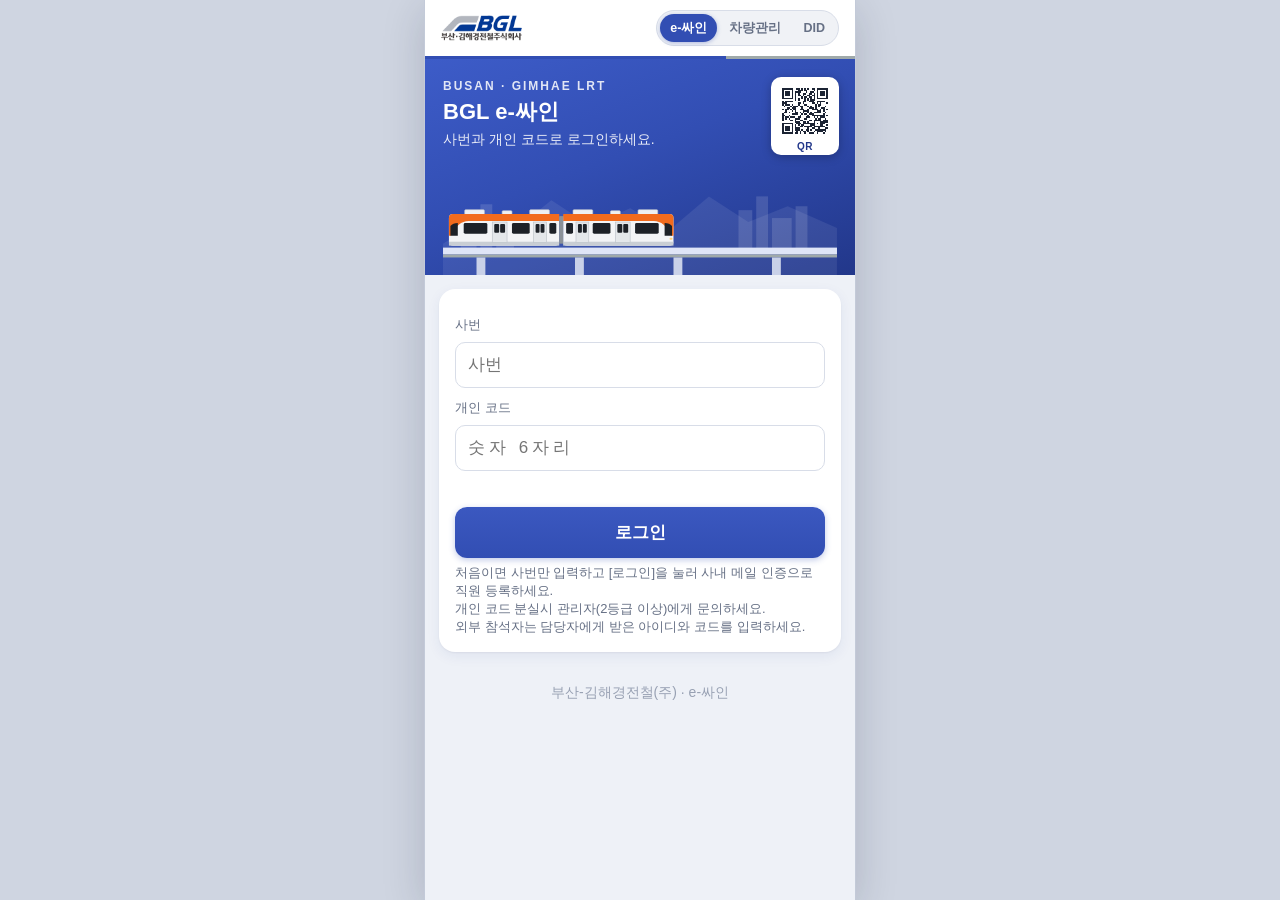
<file: index.html>
<!doctype html>
<html lang="ko">
<head>
<meta charset="utf-8">
<meta name="viewport" content="width=device-width, initial-scale=1">
<title>e-싸인</title>
<script>
/* 첫 주소: e-싸인(sign.html)으로. 예전 차량 QR(주소?car=차량번호)·운행 기록(주소?rec=)도 sign.html 안 업무차량관리 화면으로 (주소 그대로) */
location.replace('sign.html' + location.search + location.hash);
</script>
</head>
<body>
<noscript><a href="sign.html">e-싸인으로 이동</a></noscript>
</body>
</html>
</file>
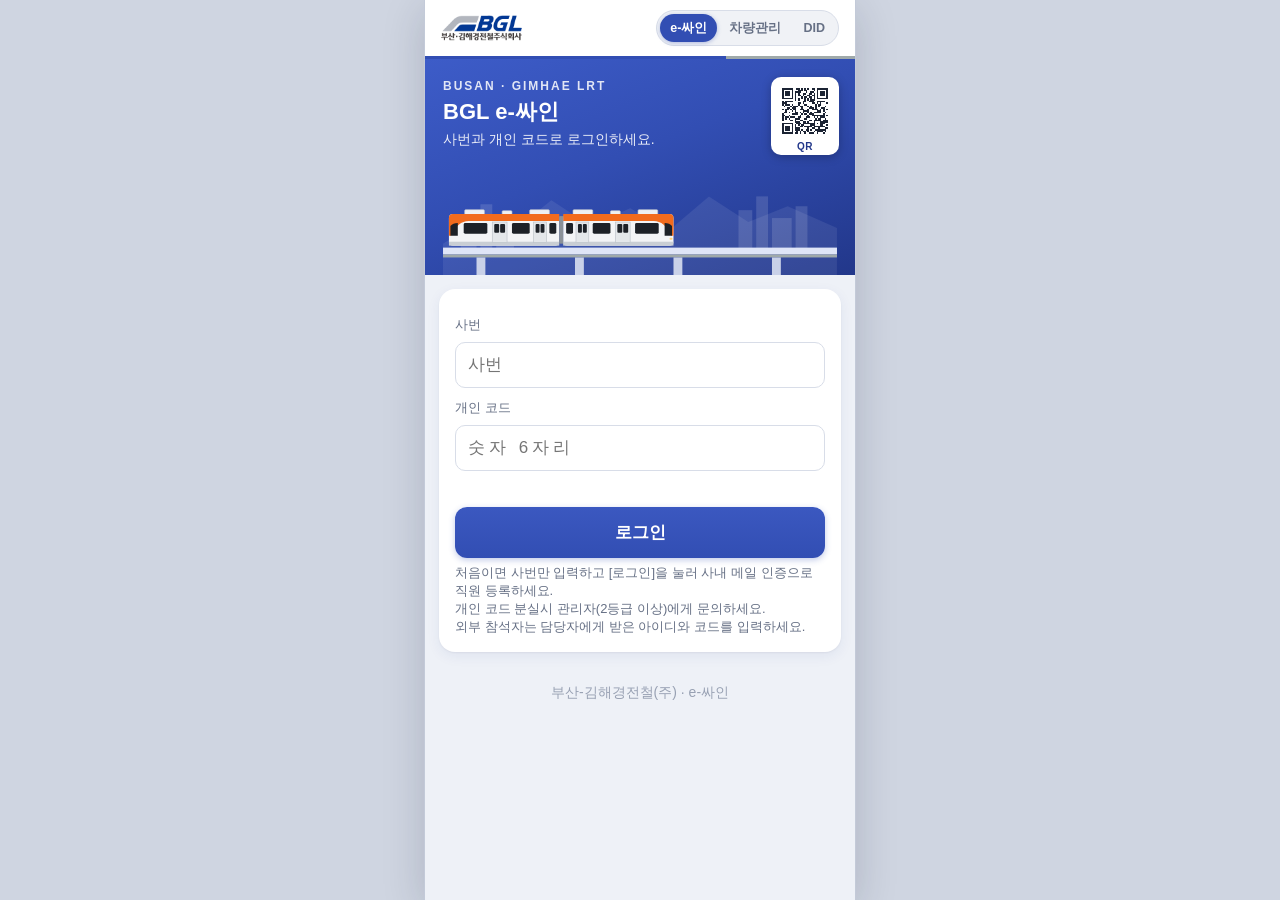
<file: car.html>
<!doctype html>
<html lang="ko">
<head>
<meta charset="utf-8">
<meta name="viewport" content="width=device-width, initial-scale=1">
<title>업무차량관리</title>
<script>
/* 업무차량관리는 e-싸인(sign.html) 안의 화면으로 합침 (원본: src/car/, node build.js로 sign.html에 들어감).
   이 주소는 예전 링크·차량 QR(car.html?car=차량번호)용: 주소 뒤를 그대로 sign.html로 넘김. 주소만 열면 차량 목록(?car) */
location.replace('sign.html' + (location.search || '?car') + location.hash);
</script>
</head>
<body>
<noscript><a href="sign.html?car">업무차량관리로 이동</a></noscript>
</body>
</html>
</file>
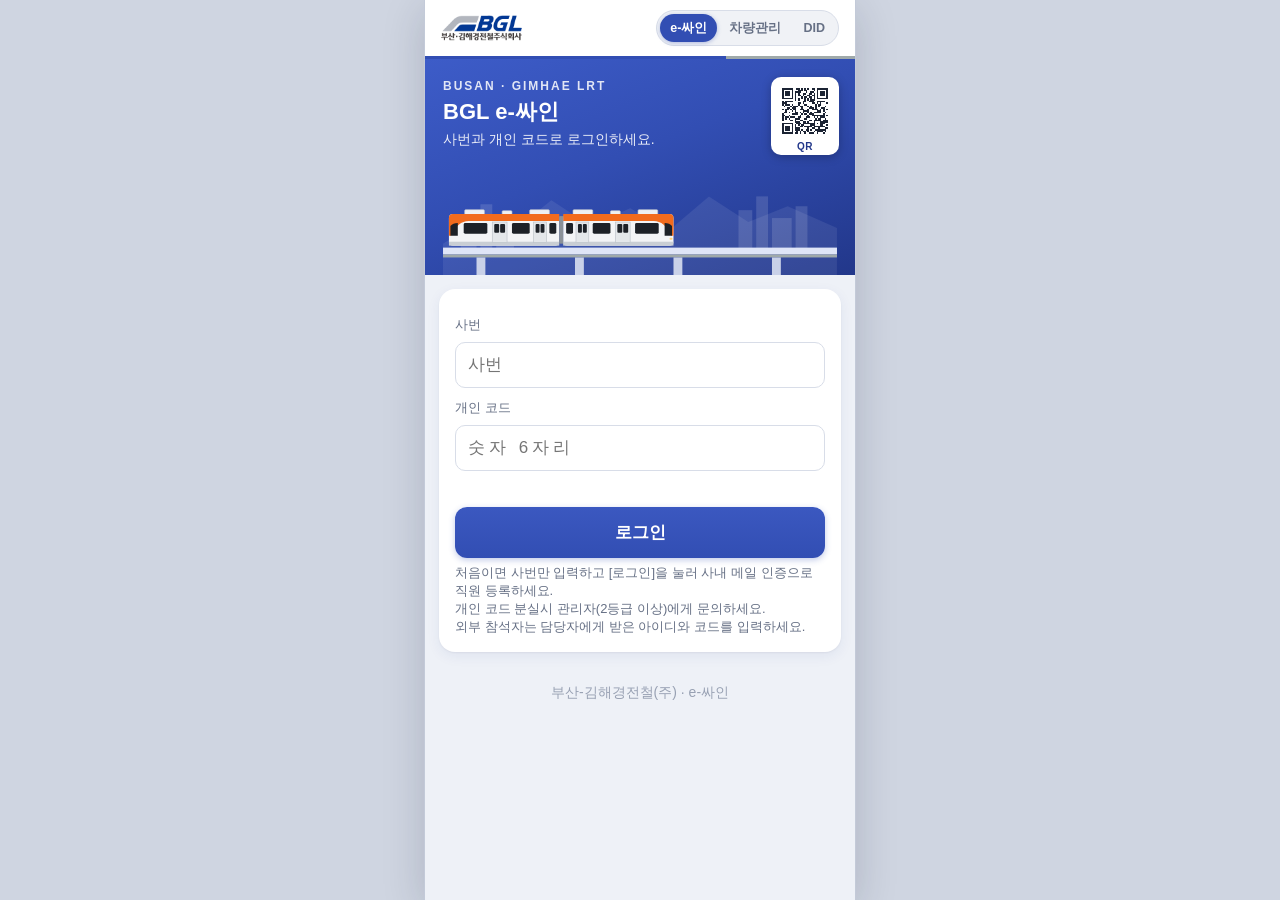
<file: sign.html>
<!DOCTYPE html>
<html lang="ko">
<head>
<meta charset="utf-8">
<link rel="preconnect" href="https://script.google.com" crossorigin>
<link rel="preconnect" href="https://script.googleusercontent.com" crossorigin>
<meta name="viewport" content="width=device-width, initial-scale=1, viewport-fit=cover">
<title>e-싸인</title>
<link rel="stylesheet" href="assets/sign.css?v=7373992680">
</head>
<body>
<header>
  <div class="brand" id="brand">
    <img id="logo" alt="부산-김해경전철" referrerpolicy="no-referrer"
      src="assets/logo.png"
      onerror="if(!this.dataset.alt){this.dataset.alt=1;this.src='https://www.bglrt.com/_res/english/img/inc/logo_bgl%28k%29.png';}else{document.getElementById('brand').className='brand noimg';}">
    <span class="wm"><i>BGL</i>부산-김해경전철</span>
  </div>
  <h1>e-싸인</h1>
  <div class="appSw hidden" id="appSw" role="tablist"><a class="sw on" data-k="sign" href="#" role="tab" aria-selected="true">e-싸인</a><a class="sw" data-k="car" href="#" target="_top" role="tab" aria-selected="false">차량관리</a><a class="sw" data-k="kiosk" href="#" role="tab" aria-selected="false">DID</a></div>
</header>

<!-- 첫 화면 그림 (교육 선택 화면에서만) -->
<div class="hero" id="hero">
  <div class="txt">
    <div class="k">BUSAN · GIMHAE LRT</div>
    <h2>BGL e-싸인</h2>
    <p id="heroText">사번과 개인 코드로 로그인하세요.</p>
  </div>
  <button class="qrBtn hidden" id="qrBtn" type="button" aria-label="QR 크게 보기"><span id="qrSmall"></span><b>QR</b></button>
  <svg viewBox="0 0 400 120" aria-hidden="true">
    <!-- 먼 산 -->
    <path d="M0 88 L40 62 L70 76 L110 44 L150 70 L190 52 L230 74 L270 40 L310 66 L350 50 L400 72 L400 120 L0 120Z" fill="#fff" opacity=".08"/>
    <!-- 도시 -->
    <g fill="#fff" opacity=".13">
      <rect x="18" y="58" width="16" height="40"/><rect x="38" y="48" width="12" height="50"/><rect x="54" y="66" width="18" height="32"/>
      <rect x="300" y="54" width="14" height="44"/><rect x="318" y="40" width="12" height="58"/><rect x="334" y="62" width="20" height="36"/><rect x="358" y="50" width="12" height="48"/>
    </g>
    <!-- 고가 궤도 -->
    <rect x="0" y="92" width="400" height="7" fill="#dfe5f7"/>
    <rect x="0" y="99" width="400" height="3" fill="#9fa9aa"/>
    <g fill="#c9d1e8"><rect x="34" y="102" width="9" height="18"/><rect x="134" y="102" width="9" height="18"/><rect x="234" y="102" width="9" height="18"/><rect x="334" y="102" width="9" height="18"/></g>
    <!-- 경전철 2량 (실제 열차처럼: 흰·회색 차체, 주황 지붕띠가 양 끝에서 아래로 내려옴, 검은 창, 가운데 연결막) -->
    <g id="trainDrag"><g class="run" id="train">
      <!-- 지붕 장비 -->
      <g fill="#eef0f2" stroke="#c3c8ce" stroke-width=".6">
        <rect x="22" y="53.5" width="20" height="5" rx="1"/><rect x="60" y="54.5" width="10" height="4" rx="1"/><rect x="88" y="53.5" width="20" height="5" rx="1"/>
        <rect x="132" y="53.5" width="20" height="5" rx="1"/><rect x="170" y="54.5" width="10" height="4" rx="1"/><rect x="198" y="53.5" width="20" height="5" rx="1"/>
      </g>
      <!-- 차체 -->
      <rect x="6" y="58" width="112" height="32" rx="4" fill="#f3f4f6"/>
      <rect x="122" y="58" width="112" height="32" rx="4" fill="#f3f4f6"/>
      <!-- 아래쪽 회색 -->
      <rect x="6" y="86" width="112" height="4" fill="#c9ced4"/><rect x="122" y="86" width="112" height="4" fill="#c9ced4"/>
      <!-- 주황 지붕띠 (양 끝은 아래로 둥글게 내려옴) -->
      <path d="M10 58 H118 V65 H26 Q15 65 8 80 H6 V62 Q6 58 10 58 Z" fill="#f26b1d"/>
      <path d="M122 58 H230 Q234 58 234 62 V80 H232 Q225 65 214 65 H122 Z" fill="#f26b1d"/>
      <!-- 연결막 -->
      <rect x="118" y="60" width="4" height="28" fill="#8b9198"/>
      <!-- 양 끝 앞유리 -->
      <path d="M7.5 70 Q10 67 15 67 V80 H7.5 Z" fill="#1d2127"/>
      <path d="M232.5 70 Q230 67 225 67 V80 H232.5 Z" fill="#1d2127"/>
      <!-- 창문·출입문 -->
      <g fill="#1d2127">
        <rect x="21" y="67" width="24" height="11" rx="1.5"/><rect x="70" y="67" width="18" height="11" rx="1.5"/><rect x="108" y="67" width="7" height="11" rx="1.5"/>
        <rect x="125" y="67" width="7" height="11" rx="1.5"/><rect x="152" y="67" width="18" height="11" rx="1.5"/><rect x="195" y="67" width="24" height="11" rx="1.5"/>
      </g>
      <g fill="#e4e7ea" stroke="#b8bec5" stroke-width=".6">
        <rect x="50" y="66" width="15" height="21"/><rect x="92" y="66" width="13" height="21"/>
        <rect x="135" y="66" width="13" height="21"/><rect x="175" y="66" width="15" height="21"/>
      </g>
      <g fill="#1d2127">
        <rect x="52" y="68" width="5" height="9" rx="1"/><rect x="58" y="68" width="5" height="9" rx="1"/><rect x="94" y="68" width="4" height="9" rx="1"/><rect x="99" y="68" width="4" height="9" rx="1"/>
        <rect x="137" y="68" width="4" height="9" rx="1"/><rect x="142" y="68" width="4" height="9" rx="1"/><rect x="177" y="68" width="5" height="9" rx="1"/><rect x="183" y="68" width="5" height="9" rx="1"/>
      </g>
      <!-- 앞등 -->
      <rect x="230" y="82" width="3" height="2" rx="1" fill="#ffd27a"/>
    </g></g>
    <rect id="trainHit" x="0" y="50" width="400" height="42" fill="transparent"/>
  </svg>
</div>

<!-- 진행 단계 -->
<div class="steps" id="steps">
  <div class="st1"><b>1</b>서명지 선택</div>
  <div class="st1"><b>2</b>서명</div>
  <div class="st1"><b>3</b>완료</div>
</div>

<main>
  <!-- 로그인: 사번 + 개인 코드 (외부 참석자는 배포용 아이디만) -->
  <section id="sl">
    <div class="card">
      <div id="lgFields">
      <div class="field"><label>사번</label><input type="tel" id="lgPin" placeholder="사번" autocomplete="off" inputmode="numeric" pattern="[0-9]*" maxlength="20" enterkeyhint="next"></div>
      <div class="field"><label>개인 코드</label><input type="text" id="lgCode" class="secret" placeholder="숫자 6자리" autocomplete="off" inputmode="numeric" maxlength="6" enterkeyhint="go"></div>
      </div>
      <div class="msg" id="lgMsg"></div>
      <div class="row"><button class="btn pri" id="lgOk" type="button">로그인</button></div>
      <div class="hint" id="lgHintStaff">처음이면 사번만 입력하고 [로그인]을 눌러 사내 메일 인증으로 직원 등록하세요.<br>개인 코드 분실시 관리자(2등급 이상)에게 문의하세요.<br>외부 참석자는 담당자에게 받은 아이디와 코드를 입력하세요.</div>
    </div>
  </section>

  <!-- 1단계: 서명지 선택 + 접속 코드 -->
  <section id="s1" class="hidden">
    <div class="card">
      <div class="meBar"><b id="meName"></b><button class="btn gray sbtn" id="meOut" type="button">로그아웃</button></div>
    </div>
    <div class="card">
      <b>서명지를 선택하세요</b>
      <div class="eTabs"><button type="button" id="edTabOpen"></button><button type="button" id="edTabClosed"></button></div>
      <div class="list" id="edus"><div class="hint">불러오는 중…</div></div>
      <div class="msg" id="msg1"></div>
    </div>
    <div class="card hidden" id="newCard">
      <div class="nhead" id="nHead"><b>새 서명지 열기</b></div>
      <div class="nbody">
      <div class="field" id="nKindRow"><div class="vRow"><label class="vchk"><input type="checkbox" id="nVerify" checked> <b>본인 확인</b></label>
        <label class="vchk" id="nRosterRow"><input type="checkbox" id="nUseRoster"> <b>명단 지정</b></label></div>
        <div class="note hidden" id="nNoVerify">본인 확인 없음: 서명자가 소속·직위·성명을 직접 입력합니다. 서명지를 연 뒤에는 바꿀 수 없습니다.</div></div>
      <div class="field"><label>양식</label><select id="nTpl"></select><div class="tprev hidden" id="nTplPrev"></div></div>
      <div class="field hidden" id="nRosterBox"><textarea id="nRoster" rows="5" placeholder="이름을 한 번에 입력 (줄바꿈·쉼표·띄어쓰기로 구분)&#10;예) 홍길동, 김철수, 이영희&#10;동명이인은 서명지를 열 때 고릅니다"></textarea>
        <div class="pickBox hidden" id="nPick"></div>
        <div class="note">명단에 넣은 사람도 이 서명지를 볼 수 있습니다. 이름은 서명한 순서대로 서명지에 들어갑니다. 직원DB에 있는 직원만 넣을 수 있고, 서명지를 연 뒤에는 바꿀 수 없습니다.</div></div>
      <div class="field hidden" id="nSkBox"><label>점검할 역</label>
        <label class="vchk" style="margin-top:6px"><input type="checkbox" id="nSkAll" checked> <b>전체 선택</b></label>
        <div class="skChecks" id="nSkList"></div>
        <div class="note">안전점검: 제목은 "안전점검의 날 체크리스트"로 고정, 부서명은 서명지를 연 관리자의 부서(그 부서 직원에게만 보임), 접속 코드 없이 서명지 목록에 점검자·팀장 박스로 보입니다. 점검자는 역을 골라 입력하고 서명, 팀장(직책에 '팀장')은 역마다 확인하고 서명합니다. 역은 서명지를 연 뒤에는 바꿀 수 없습니다.</div></div>
      <div class="field" id="nTitleRow"><label id="nTitleLabel">교육명</label><input type="text" id="nTitle" placeholder="예: 4분기 비상대응 훈련" autocomplete="off"></div>
      <div class="fRow"><div class="field" id="nDeptRow"><label>부서명</label><select id="nDept"></select></div>
      <div class="field" id="nTeamRow"><label>팀</label><select id="nTeam"></select></div></div>
      <div class="note" id="nDeptNote">부서명·팀을 고르면 해당하는 사람에게만 서명지가 보입니다. 명단도 지정하면 명단에 있는 사람까지 보입니다. 모두 [전체]이고 명단이 없으면 모든 직원에게 보입니다.</div>
      <div class="field" id="nDateRow"><label>날짜</label><input type="text" id="nDate" autocomplete="off"></div>
      <div class="field" id="nCodeRow"><label>접속 코드 (숫자 4자리, 서명지마다 다르게)</label><input type="text" id="nCode" placeholder="예: 1024" autocomplete="off" inputmode="numeric" maxlength="4" pattern="[0-9]*"></div>
      <div class="field hidden" id="nRfMinRow"><label>고객용 QR 접수 시간</label>
        <div class="rfMins" id="nRfMins"><button type="button" data-m="10" class="on">10분</button><input type="tel" id="nRfMin" placeholder="직접(분)" inputmode="numeric" maxlength="3" autocomplete="off"></div>
        <div class="note">이 시간이 지나면 고객용 QR로는 등록할 수 없고, 직원 등록은 마감할 때까지 됩니다. 다시 열면 이 시간만큼 다시 받습니다.</div></div>
      <div class="note hidden" id="nRfNote">환불 등록: 접속 코드 없이 첫 화면 맨 위에 보이고, QR로 바로 들어옵니다. 제목은 "년.월.일.(요일) 운행 장애 환불 신청"으로 자동으로 정해집니다.</div>
      <div class="note hidden" id="nPdfNote">PDF 파일을 올리고 서명할 사람과 서명 칸을 정합니다.</div>
      <div class="row"><button class="btn pri" id="nCreate">서명지 열기</button></div>
      <div class="msg" id="nMsg"></div>
      </div>
    </div>
    <div class="card" id="chgCard">
      <div class="nhead" id="chgHead"><b>개인정보 변경</b></div>
      <div class="ebody">
        <div class="note">개인정보 등록 시 사용한 본인 메일로 인증 코드를 보냅니다. 코드를 확인 후 입력하면 개인정보 변경이 가능합니다. 사번과 개인 코드, 메일은 바꿀 수 없습니다. 개인 코드 분실 시 관리자(2등급 이상)에게 문의 바랍니다.</div>
        <div class="row"><button class="btn gray" id="chgMailSend" type="button">메일로 인증 코드 받기</button></div>
        <div class="codeRow hidden" id="chgCodeRow">
          <div style="flex:1"><input type="tel" id="chgMailCode" placeholder="인증 코드 6자리" autocomplete="one-time-code" inputmode="numeric" pattern="[0-9]*" maxlength="6"></div>
          <button class="btn gray sbtn" id="chgCodeOk" type="button" style="flex:none">확인</button>
        </div>
        <div class="hidden" id="chgForm">
          <div class="field"><label>이름</label><input type="text" id="chgName" autocomplete="off" maxlength="20"></div>
          <div class="field"><label>사번 (변경 불가)</label><input type="text" id="chgPinShow" readonly></div>
          <div class="fRow"><div class="field"><label>부서명</label><input type="text" id="chgDept" autocomplete="off" maxlength="30"></div>
          <div class="field"><label>팀 (선택)</label><input type="text" id="chgTeam" autocomplete="off" maxlength="30"></div></div>
          <div class="fRow"><div class="field"><label>직책 (선택)</label><input type="text" id="chgPost" autocomplete="off" maxlength="20"></div>
          <div class="field"><label>직위</label><input type="text" id="chgRank" autocomplete="off" maxlength="20"></div></div>
          <div class="row"><button class="btn pri" id="chgSend" type="button">변경</button></div>
        </div>
        <div class="msg" id="chgMsg"></div>
      </div>
    </div>
    <div class="card hidden" id="gstCard">
      <div class="nhead" id="gstHead"><b>배포용 아이디</b></div>
      <div class="ebody">
        <div class="note">외부 참석자가 함께 쓰는 아이디입니다. 사번 칸에 이 아이디만 넣으면 로그인되고(개인 코드 없음), 본인 확인 없는 서명지만 보입니다. 아이디를 바꾸면 기존 로그인은 끊깁니다. 비우고 저장하면 사용하지 않습니다.</div>
        <div class="field"><label>아이디 (숫자 6자리 이상)</label><input type="tel" id="gstId" autocomplete="off" inputmode="numeric" pattern="[0-9]*" maxlength="20"></div>
        <div class="row"><button class="btn pri" id="gstSave" type="button">저장</button></div>
        <div class="msg" id="gstMsg"></div>
      </div>
    </div>
    <div class="card hidden" id="pcCard">
      <div class="nhead" id="pcHead"><b>개인 코드 관리</b></div>
      <div class="ebody">
        <div class="note">코드는 암호화 돼 관리자도 볼 수 없습니다.<br>초기화하면 직원DB에서도 삭제되고, 다음 로그인 때 미등록으로 나와 메일 인증으로 다시 등록합니다.</div>
        <div class="codeRow">
          <div style="flex:1"><input type="tel" id="pcPin" placeholder="초기화할 직원의 사번" autocomplete="off" inputmode="numeric" pattern="[0-9]*"></div>
          <button class="btn del sbtn" id="pcReset" style="flex:none">초기화</button>
        </div>
        <div class="msg" id="pcMsg"></div>
      </div>
    </div>
    <div class="card hidden" id="gdCard">
      <div class="nhead" id="gdHead"><b>관리자 지정</b></div>
      <div class="ebody">
        <div class="note" id="gdNote">2등급은 자기 부서 직원을 1등급으로 지정할 수 있습니다. 휴가 등으로 자리를 비우기 전에 미리 지정해 두세요. 지정·해제는 그 직원이 다시 로그인하면 반영됩니다.</div>
        <div class="codeRow">
          <div style="flex:1"><input type="tel" id="gdPin" placeholder="직원 사번" autocomplete="off" inputmode="numeric" pattern="[0-9]*"></div>
          <select id="gdLv" style="flex:none;width:auto"></select>
        </div>
        <div class="codeRow" style="margin-top:8px">
          <button class="btn pri sbtn" id="gdSet" style="flex:1 !important">지정</button>
          <button class="btn sbtn" id="gdOff" style="flex:1 !important">해제</button>
        </div>
        <div class="msg" id="gdMsg"></div>
        <button class="btn sbtn" id="gdShow" style="margin-top:8px">관리자 명단 보기</button>
        <div id="gdList" class="gdList hidden"></div>
      </div>
    </div>
  </section>

  <!-- DID (오른쪽 위 [DID]): 역 안내 화면 관리 (관리자) · 우리 역 안내 이미지 (근무자) -->
  <section id="sq" class="hidden">
    <div class="card hidden" id="smCard">
      <div class="nhead" id="smHead"><b>우리 역 안내 이미지</b></div>
      <div class="ebody">
        <div class="note">역 코드를 넣으면 그 역 안내 이미지를 바꿀 수 있습니다. 관리자가 환불 등록 QR을 띄우면 이미지보다 QR이 먼저 나옵니다. 약 1분 뒤 역 화면에 나타납니다.</div>
        <div class="codeRow">
          <div style="flex:1"><input type="password" id="smCode" placeholder="역 코드" aria-label="역 코드" autocomplete="off" maxlength="40"></div>
          <button class="btn pri sbtn" id="smLoad" style="flex:none" type="button">불러오기</button>
        </div>
        <div class="hidden" id="smBody">
          <div class="stNow"><div><b id="smName"></b><small id="smNow"></small></div><button class="btn gray sbtn" id="smPrev" type="button">미리보기</button></div>
          <div id="smEd"></div>
          <button class="btn pri" id="smSave" type="button">우리 역에 보내기</button>
        </div>
        <div class="msg" id="smMsg"></div>
      </div>
    </div>
    <div class="card hidden" id="stCard">
      <div class="nhead" id="stHead"><b>역 안내 화면</b></div>
      <div class="ebody">
        <div class="stNow"><div><b>지금 역 화면</b><small id="stNow">불러오는 중…</small></div><button class="btn gray sbtn" id="stPrev" type="button">미리보기</button></div>
        <div class="stSub">보낼 역</div>
        <div class="stTo"><span class="stPill" id="stTo"></span><button class="btn gray sbtn" id="stPickBtn" type="button" aria-expanded="false">역 고르기 ▸</button></div>
        <div class="stPick hidden" id="stPick">
          <div class="stTools"><b id="stPickN"></b><button class="btn gray sbtn" id="stAll" type="button">전체</button><button class="btn gray sbtn" id="stNone" type="button">해제</button></div>
          <div class="stList" id="stList"></div>
          <div class="hidden" id="stCodeBox">
            <div class="stSub">역 코드 바꾸기 (<span id="stCodeName"></span>)</div>
            <div class="note">추측하기 어렵게 6자 이상. 비우고 저장하면 그 역 화면이 꺼집니다.</div>
            <div class="codeRow">
              <div style="flex:1"><input type="text" id="stCode" placeholder="새 역 코드" aria-label="새 역 코드" autocomplete="off" maxlength="40"></div>
              <button class="btn pri sbtn" id="stCodeSave" style="flex:none" type="button">저장</button>
            </div>
          </div>
          <button class="btn pri" id="stPickOk" type="button">선택 완료</button>
        </div>
        <div class="stSub">환불 등록 QR</div>
        <div class="field"><select id="stRf" aria-label="띄울 환불 등록"></select></div>
        <div class="row"><button class="btn pri" id="stQrOn" type="button">QR 띄우기</button><button class="btn gray" id="stQrOff" type="button">QR 내리기</button></div>
        <div class="hint">QR이 떠 있는 동안 역 화면에는 이미지 대신 QR이 나옵니다.</div>
        <div class="note hidden" id="stDiff"></div>
        <div id="stEd"></div>
        <button class="btn pri" id="stImgSave" type="button">고른 역에 보내기</button>
        <div class="msg" id="stMsg"></div>
        <div class="hint">역 PC 크롬에서 <b id="stPage"></b> 를 열고 역 코드를 넣은 뒤 주소창의 [설치]를 누르세요. 바꾼 내용은 약 1분 뒤 역 화면에 나타납니다.</div>
      </div>
    </div>
  </section>
  <!-- DID 미리보기: 이미지 목록을 역 화면처럼 넘겨 봄 (누르면 다음, X 닫기) -->
  <div class="stPrevOver hidden" id="stPrevOver" role="dialog" aria-label="역 화면 미리보기">
    <img id="stPrevImg" alt="">
    <div class="stPrevCap" id="stPrevCap"></div>
    <button class="stPrevX" id="stPrevX" type="button" aria-label="미리보기 닫기">✕</button>
  </div>

  <!-- 본인 확인 없는 서명지: 양식에 있는 칸 직접 입력 -->
  <section id="sp" class="hidden">
    <div class="card">
      <div class="who" id="eduName"></div>
      <div class="edu" id="eduDate"></div>
      <div class="gnote hidden" id="gNote">이 서명지는 개인 코드가 필요 없습니다. 아래 칸을 입력하고 [확인]을 누르세요.</div>
      <div class="field hidden" id="gDeptRow"><label>소속</label><input type="text" id="gDept" placeholder="예: ○○역, △△회사" autocomplete="off" maxlength="30" enterkeyhint="next"></div>
      <div class="field hidden" id="gRankRow"><label>직위</label><input type="text" id="gRank" placeholder="예: 대리" autocomplete="off" maxlength="20" enterkeyhint="next"></div>
      <div class="field"><label id="nameLabel">이름</label><input type="text" id="name" placeholder="이름" autocomplete="off" maxlength="20"></div>
      <div class="field hidden" id="gRoleRow"><label><span id="gRoleLabel">임무·역할</span> <span class="hint">(선택)</span></label><input type="text" id="gRole" autocomplete="off" maxlength="100" enterkeyhint="next"></div>
      <div class="field hidden" id="gNoteRow"><label>비고 <span class="hint">(선택)</span></label><input type="text" id="gNoteIn" autocomplete="off" maxlength="100" enterkeyhint="go"></div>
      <div class="msg" id="msgp"></div>
      <div class="row">
        <button class="btn gray" id="pback">처음으로</button>
        <button class="btn pri" id="pok">확인</button>
      </div>
      <div class="hint">서명 시 접속 기기 정보(기종·OS·브라우저)가 함께 기록됩니다.</div>
    </div>
  </section>

  <!-- 3단계: 서명 -->
  <section id="s2" class="hidden">
    <div class="card">
      <div class="whoRow"><div class="who" id="who"></div><span class="lsTag"></span></div>
      <div class="edu" id="eduT"></div>
      <div class="roleT hidden" id="roleT"></div>
      <div class="warn hidden" id="warn">이미 서명한 기록이 있습니다. 새로 제출하면 이전 서명이 교체됩니다.</div>
      <div class="padarea">
        <div class="padwrap"><canvas id="pad"></canvas></div>
        <div class="actions">
          <div class="row">
            <button class="btn gray" id="clear">지우기</button>
            <button class="btn gray" id="back">뒤로</button>
          </div>
          <div class="row sub">
            <button class="btn pri" id="submit" disabled>서명 제출</button>
          </div>
          <div class="msg" id="msg2"></div>
        </div>
      </div>
    </div>
  </section>

  <!-- PDF 서명지 만들기 -->
  <section id="su" class="hidden">
    <div class="card">
      <b>PDF 서명지 만들기</b>
      <div class="note" style="margin-top:6px">한글은 [파일 → PDF로 저장하기], 엑셀은 [다른 이름으로 저장 → PDF]로 저장한 파일을 올리세요. 스캔·사진으로 만든 PDF는 서명란을 자동으로 찾지 못합니다.</div>
      <div class="field"><label>PDF 파일 (10MB · 30쪽까지)</label><input type="file" id="puFile" accept="application/pdf,.pdf"></div>
      <div class="field"><label>제목</label><input type="text" id="puTitle" maxlength="60" autocomplete="off"></div>
      <div class="msg" id="puMsg"></div>
    </div>
    <div class="card">
      <b>서명자</b> <span class="hint">넣은 순서 = 서명 순서 = 서명란 번호</span>
      <div class="codeRow" style="margin-top:8px">
        <div style="flex:1"><input type="text" id="puFind" placeholder="이름" autocomplete="off" maxlength="20" enterkeyhint="search"></div>
        <button class="btn gray sbtn" id="puFindBtn" type="button" style="flex:none">찾기</button>
      </div>
      <div class="puHits" id="puHits"></div>
      <ol class="puSigners" id="puSigners"></ol>
    </div>
    <div class="card hidden" id="puPrevCard">
      <b>서명란 확인</b>
      <div class="hint">빨간 칸 = 서명이 들어갈 자리 (번호·서명자), 회색 칸 = 서명자 없음. 칸을 누르면 지우고, 빈 곳을 누르면 추가합니다.</div>
      <div class="puPages" id="puPages"></div>
    </div>
    <div class="card">
      <div class="puCount" id="puCount"></div>
      <div class="row"><button class="btn gray" id="puBack" type="button">뒤로</button><button class="btn pri" id="puSave" type="button">만들기</button></div>
      <div class="msg" id="puMsg2"></div>
    </div>
  </section>

  <!-- PDF 서명지 미리보기 -->
  <section id="sv" class="hidden">
    <div class="card">
      <div><span class="pdfTag">PDF 서명</span><b id="pvTitle"></b></div>
      <div class="hint" id="pvInfo" style="white-space:pre-line;margin-top:4px"></div>
      <div class="puPages" id="pvPages"></div>
      <div class="msg" id="pvMsg"></div>
    </div>
    <div class="card pvBar">
      <div class="row"><button class="btn gray" id="pvBack" type="button">뒤로</button><button class="btn pri hidden" id="pvSign" type="button">서명하기</button></div>
    </div>
  </section>

  <!-- 4단계: 완료 -->
  <section id="s3" class="hidden">
    <div class="card center">
      <div class="check">✓</div>
      <div class="who" id="doneWho"></div>
      <div class="hint" id="doneMsg"></div>
      <div class="doneClose hidden" id="doneClose">이제 이 창을 닫으셔도 됩니다.</div>
      <div class="row" id="nextRow"><button class="btn pri" id="nextPerson">같은 서명지 · 다음 사람 서명</button></div>
      <div class="row" id="againRow"><button class="btn gray" id="again">서명지 목록 보기</button></div>
    </div>
  </section>

  <!-- 안내만 보이는 화면: 마감된 환불 등록 QR, 입력 시간 지남 -->
  <section id="sx" class="hidden">
    <div class="card center">
      <div class="who" id="sxTitle"></div>
      <div class="hint" id="sxMsg" style="margin-top:8px"></div>
    </div>
  </section>

  <!-- 비상: 운행 장애 환불 승객 등록 (접속 코드 없음) -->
  <section id="sf" class="hidden">
    <div class="card">
      <div class="rfHead"><span class="rfTag">운행 장애 · 환불 등록</span><button type="button" class="rfQrMini hidden" id="rfQrBtn">고객용 QR<span class="hidden"></span></button></div>
      <div class="who" id="rfTitle" style="margin-top:6px"></div>
      <div class="edu" id="rfDate"></div>
      <div class="rfTime hidden" id="rfTime"></div>
      <div id="rfFields"></div>
      <div id="rfAccBox" class="hidden">
        <label class="consent"><span>[선택] 환불 계좌 입력</span><input type="checkbox" id="rfAccOn"></label>
        <div class="hidden" id="rfAccForm"><div class="rfStRow" id="rfAcc"></div><div class="rfConsent" id="rfAccText"></div></div>
      </div>
      <label class="consent"><span>[필수] 개인정보 수집·이용에 동의합니다.</span><input type="checkbox" id="rfAgree"></label>
      <div class="rfConsent" id="rfConsentText"></div>
      <div id="rfLocBox" class="hidden">
        <label class="consent"><span>[필수] 위치정보 수집·이용에 동의합니다.</span><input type="checkbox" id="rfLocAgree"></label>
        <div class="rfConsent" id="rfLocText"></div>
      </div>
      <div class="msg" id="rfMsg"></div>
      <div class="row">
        <button class="btn gray" id="rfBack">처음으로</button>
        <button class="btn pri" id="rfOk">등록하기</button>
      </div>
    </div>
  </section>

  <!-- 서명자 순서 보기 · 수정 (관리자) -->
  <section id="so" class="hidden">
    <div class="card">
      <div class="adm-top">
        <span class="who">서명자 순서</span>
        <button class="btn gray sbtn" id="oBack">← 서명지 목록</button>
      </div>
      <div class="t" id="oTitle" style="font-weight:700;font-size:16px;margin-top:8px"></div>
      <div class="d hint" id="oSub"></div>
      <div class="hint" id="oHint"></div>
      <div class="slist" id="oList"></div>
      <div class="row"><button class="btn gray" id="oDb">직원DB 순서로 정렬</button><button class="btn pri" id="oSave" disabled>순서 저장</button></div>
      <div class="msg" id="oMsg"></div>
    </div>
  </section>

  <!-- 임무·역할 지정 (관리자) -->
  <section id="sr" class="hidden">
    <div class="card">
      <div class="adm-top">
        <span class="who">임무·역할 지정</span>
        <button class="btn gray sbtn" id="rBack">← 서명지 목록</button>
      </div>
      <div style="font-weight:700;font-size:16px;margin-top:8px" id="rTitle"></div>
      <div class="warn hidden" id="rNoCol">이 서명지의 양식에는 임무·역할 칸이 없어 서명지에는 들어가지 않습니다. (서명 화면과 로그에는 표시)</div>
    </div>
    <div class="card" id="rHeadCard">
      <b>머릿글</b> <span class="hint" id="rHeadAt"></span>
      <input type="text" id="rHead" maxlength="30" autocomplete="off" placeholder="예: 임무, 역할">
      <div class="note">서명지의 임무·역할 칸 제목입니다. 바꾸고 저장하면 이 서명지(모든 페이지)에 바로 반영됩니다. 양식은 그대로입니다.</div>
    </div>
    <div class="card">
      <b>여러 명 한 번에 붙여넣기</b>
      <textarea id="rPaste" rows="6" placeholder="한 줄에 한 명: 이름 임무·역할&#10;예) 홍길동 현장지휘, 상황전파&#10;동명이인은 직책도: 대리 김철수 승객안내"></textarea>
      <div class="note">이름 뒤에 적은 글자가 쉼표까지 그대로 임무·역할로 표시됩니다. 이미 지정된 사람을 다시 적으면 새 내용으로 바뀝니다.</div>
      <div class="row"><button class="btn gray" id="rApply">붙여넣은 내용 적용</button></div>
      <div class="codeRow" id="rFromRow">
        <select id="rFrom"></select>
        <button class="btn gray sbtn" id="rLoad">불러오기</button>
      </div>
    </div>
    <div class="card">
      <b>지정 현황</b> <span class="hint" id="rCount"></span>
      <div class="slist" id="rList"></div>
    </div>
    <div class="card">
      <div class="row" style="margin-top:0"><button class="btn pri" id="rSave">저장</button></div>
      <div class="msg" id="rMsg"></div>
    </div>
  </section>
  <!-- 안전점검의 날: 점검자 (역 선택 → 체크리스트 → 최종 확인 → 서명), 팀장 (역 선택 화면에서 진행 상황 → 일괄 서명) -->
  <section id="sk" class="hidden">
    <div class="card">
      <div class="rfHead"><span class="skTag">안전점검의 날</span></div>
      <div class="who" id="skTitle" style="margin-top:6px"></div>
      <div class="edu" id="skDate"></div>
      <div id="skPick">
        <div class="hint">점검할 역을 고르세요. ✓ 표시는 점검자 서명이 끝난 역이고, 다시 고르면 고쳐서 다시 서명합니다. 팀장 확인까지 끝난 역은 수정할 수 없고 PDF를 받아 출력·보관할 수 있습니다.</div>
        <div class="skGrid" id="skGrid"></div>
        <div class="skLead hidden" id="skLead">
          <div class="who">팀장 확인</div>
          <div class="hint" id="skLeadSt"></div>
          <div class="row"><button class="btn gray" id="skLeadView" type="button">역별 내용 보기</button><button class="btn pri" id="skLeadSign" type="button">일괄 서명</button></div>
          <div class="row hidden" id="skLeadCRow"><button class="btn del" id="skLeadCancel" type="button">일괄 서명 취소</button></div>
        </div>
        <div class="row"><button class="btn gray" id="skHome" type="button">서명지 목록</button></div>
      </div>
      <div id="skForm" class="hidden">
        <div class="who" id="skStName" style="margin-top:10px;color:var(--pri)"></div>
        <div class="hint" id="skDefNote"></div>
        <div id="skItems"></div>
        <div class="row"><button class="btn gray" id="skFormBack" type="button">역 목록</button><button class="btn pri" id="skDone" type="button">완료</button></div>
      </div>
      <div id="skRev" class="hidden">
        <div class="hint" style="margin-bottom:8px">입력한 내용을 확인하세요. 맞으면 [최종 확인]을 누르고 서명합니다.</div>
        <div id="skPaperBox"></div>
        <div class="row"><button class="btn gray" id="skRevBack" type="button">수정</button><button class="btn pri" id="skRevOk" type="button">최종 확인</button></div>
      </div>
      <div id="skSig" class="hidden">
        <div class="whoRow"><div class="who" id="skSigName"></div><span class="lsTag"></span></div>
        <div class="edu" id="skSigEdu"></div>
        <div class="padarea">
          <div class="padwrap"><canvas id="skPad"></canvas></div>
          <div class="actions">
            <div class="row"><button class="btn gray" id="skClear" type="button">지우기</button><button class="btn gray" id="skSigBack" type="button">뒤로</button></div>
            <div class="row sub"><button class="btn pri" id="skSend" type="button" disabled>다음</button></div>
          </div>
        </div>
      </div>
      <div class="msg" id="skMsg"></div>
    </div>
  </section>
</main>
<!-- 안전점검의 날: 팀장 내용 보기 (역마다 체크리스트, 이전·다음 역. 서명은 역 선택 화면의 [일괄 서명]) -->
<div class="skView hidden" id="skView" role="dialog" aria-label="팀장 내용 보기">
  <div class="lvTop"><button class="btn gray sbtn" id="lvClose" type="button">닫기</button><b id="lvTitle"></b><select id="lvSel" aria-label="역 바로 보기"></select><span id="lvProg"></span></div>
  <div class="lvPage" id="lvPage"></div>
</div>
<!-- 접속 코드 (첫 화면에서 교육을 누르면 열림) -->
<div class="qrOver hidden" id="codeOver" role="dialog" aria-label="접속 코드">
  <div class="qrBox admBox">
    <p id="codeTitle"></p>
    <div class="hint" id="codeSub"></div>
    <div class="field"><input type="text" id="code" placeholder="접속 코드 (숫자 4자리)" autocomplete="off" inputmode="numeric" pattern="[0-9]*" enterkeyhint="go"></div>
    <div class="msg" id="codeMsg"></div>
    <div class="row"><button class="btn gray" id="codeCancel" type="button">취소</button><button class="btn pri" id="codeOk" type="button">확인</button></div>
  </div>
</div>
<!-- QR 크게 보기 (누르면 닫힘) -->
<div class="qrOver hidden" id="qrOver" role="dialog" aria-label="접속 QR">
  <div class="qrBox">
    <div id="qrBig"></div>
    <p id="qrCap">휴대폰 카메라로 찍으면 이 서명 화면으로 들어옵니다</p>
    <p class="u" id="qrUrl"></p>
    <span class="close">아무 곳이나 누르면 닫힙니다</span>
  </div>
</div>
<!-- 직원 등록: 미등록 안내 → 입력 → 다시 확인 -->
<div class="qrOver hidden" id="admOver" role="dialog" aria-label="서명지 관리">
  <div class="qrBox admBox">
    <div class="adm-top"><b id="admOverT"></b><button class="btn gray sbtn" id="admOverClose" type="button">닫기</button></div>
    <div id="admOverBody"></div>
  </div>
</div>

<div class="qrOver hidden" id="regOver" role="dialog" aria-label="직원 등록">
  <div class="qrBox admBox regBox">
    <div class="regHead">
      <span class="regIco"><svg viewBox="0 0 24 24" fill="none" stroke="currentColor" stroke-width="1.8" stroke-linecap="round" stroke-linejoin="round" aria-hidden="true"><rect x="3" y="5" width="18" height="14" rx="2.5"></rect><path d="m4 7.5 8 6 8-6"></path></svg></span>
      <div><b id="regHeadT"></b><small id="regHeadS"></small></div>
    </div>
    <ol class="regSteps hidden" id="regSteps"><li><i>1</i>메일</li><li><i>2</i>인증 코드</li><li><i>3</i>정보 입력</li></ol>
    <div class="regBody">
    <div id="regAsk">
      <div class="regAskText">사번 <b id="regAskPin"></b>은(는) 아직 등록되지 않았습니다.<br>사내 메일로 본인을 확인한 뒤 직접 등록할 수 있습니다.</div>
      <div class="row"><button class="btn gray" id="regNo" type="button">취소</button><button class="btn pri" id="regGo" type="button">등록 시작</button></div>
    </div>
    <div id="regMailStep" class="hidden">
      <div class="field" style="margin-top:0"><label>사내 메일</label><div class="mailRow"><input type="text" id="regMail" placeholder="메일 아이디" autocomplete="off" autocapitalize="off" spellcheck="false" inputmode="email" maxlength="60" enterkeyhint="send"><span id="regMailDom"></span></div></div>
      <div class="note">입력한 메일로 인증 코드를 보냅니다. 메일은 직원DB에 기록됩니다.</div>
      <div class="msg" id="regMsgM"></div>
      <div class="row"><button class="btn gray" id="regMailNo" type="button">취소</button><button class="btn pri" id="regMailSend" type="button">인증 코드 받기</button></div>
    </div>
    <div id="regCodeStep" class="hidden">
      <div class="regMailTo" id="regMailShow"></div>
      <div class="codeCells" id="regCells"><input type="tel" id="regMailCode" aria-label="인증 코드 6자리" autocomplete="one-time-code" inputmode="numeric" pattern="[0-9]*" maxlength="6"><i></i><i></i><i></i><i></i><i></i><i></i></div>
      <div class="msg" id="regMsgC"></div>
      <div class="row"><button class="btn gray" id="regMailAgain" type="button">메일 다시 입력</button><button class="btn pri" id="regCodeOk" type="button">확인</button></div>
    </div>
    <div id="regForm" class="hidden">
      <div class="fRow"><div class="field" style="margin-top:0"><label>이름</label><input type="text" id="regName" placeholder="예: 홍길동" autocomplete="off" maxlength="20"></div>
      <div class="field" style="margin-top:0"><label>사번</label><input type="tel" id="regPin" autocomplete="off" inputmode="numeric" maxlength="20" readonly></div></div>
      <div class="fRow"><div class="field"><label>부서명</label><input type="text" id="regDept" placeholder="예: 역무처" autocomplete="off" maxlength="30"></div>
      <div class="field"><label>팀 (선택)</label><input type="text" id="regTeam" placeholder="예: 1팀" autocomplete="off" maxlength="30"></div></div>
      <div class="fRow"><div class="field"><label>직책 (선택)</label><input type="text" id="regPost" placeholder="예: 팀장" autocomplete="off" maxlength="20"></div>
      <div class="field"><label>직위</label><input type="text" id="regRank" placeholder="예: 과장" autocomplete="off" maxlength="20"></div></div>
      <div class="fRow"><div class="field"><label>개인 코드</label><input type="text" id="regC1" class="secret" placeholder="숫자 6자리" autocomplete="off" inputmode="numeric" maxlength="6"></div>
      <div class="field"><label>한 번 더</label><input type="text" id="regC2" class="secret" placeholder="숫자 6자리" autocomplete="off" inputmode="numeric" maxlength="6"></div></div>
      <div class="note">같은 숫자 반복(111111), 연속 숫자(123456·654321), 사번 앞·뒤 6자리는 쓸 수 없습니다. 꼭 기억해 두세요.</div>
      <div class="regInfo">수집 항목: 이름, 사번, 사내 메일, 부서명, 팀, 직책, 직위, 개인 코드
이용 목적: 서명·차량 운행 시 본인 확인, 서명지 작성
보유 기간: 퇴직 또는 초기화 때까지
개인 코드는 암호화되어 관리자도 알 수 없습니다.</div>
      <div class="msg" id="regMsg"></div>
      <div class="row"><button class="btn gray" id="regCancel" type="button">취소</button><button class="btn pri" id="regNext" type="button">다음</button></div>
    </div>
    <div id="regCheck" class="hidden">
      <div class="regChk" id="regShow" style="margin-top:0"></div>
      <div class="msg" id="regMsg2"></div>
      <div class="row"><button class="btn gray" id="regBack" type="button">수정</button><button class="btn pri" id="regSend" type="button">등록 완료</button></div>
    </div>
    </div>
  </div>
</div>
<footer id="foot">부산-김해경전철(주) · e-싸인</footer>
<div id="carApp"></div><!-- 업무차량관리 화면 (src/car/, 화면마다 이 안에 Shadow DOM 칸을 새로 만듦) -->

<template id="carTpl">
<style>
  /* 부산-김해경전철 CI 색 (전자서명 화면과 같음) */
  /* 이 글은 sign.html 안 차량 화면 칸(Shadow DOM) 전용: e-싸인 글자 모양과 서로 섞이지 않음. 예전 car.html의 html·body 규칙은 :host로 */
  :host { --bg:#eef1f7; --card:#fff; --text:#1b2333; --sub:#667085; --pri:#324eb3; --pri2:#22378a; --gray:#9fa9aa; --ok:#12833b; --line:#d8dde8; --warn:#9a5b00; }
  * { box-sizing:border-box; -webkit-tap-highlight-color:transparent; }
  :host { display:block; min-height:100vh; font-family:-apple-system,"Noto Sans KR","Malgun Gothic",sans-serif; font-size:16px; line-height:normal; background:var(--bg); color:var(--text); }
  .hidden { display:none !important; }
  button { font-family:inherit; }

  /* ---------- 카메라 화면 ---------- */
  #cam { position:fixed; inset:0; display:flex; flex-direction:column; background:#111318; color:#fff; }
  .camTop { display:flex; align-items:center; justify-content:space-between; gap:8px; padding:calc(10px + env(safe-area-inset-top)) 16px 10px; }
  .camTop b { font-size:17px; flex:1; min-width:0; }
  .dnBtn { flex:none; height:34px; padding:0 12px; border-radius:17px; border:1.5px solid rgba(255,255,255,.5); background:rgba(255,255,255,.14); color:#fff; font-size:14px; font-weight:800; font-family:inherit; }
  .dnBtn.night { background:#1e2a5a; border-color:#8ea2ff; color:#dfe5ff; }
  .round { width:44px; height:44px; border-radius:50%; border:0; background:rgba(255,255,255,.14); color:#fff; display:flex; align-items:center; justify-content:center; }
  .round.on { background:#ffd34d; color:#1b2333; }
  .view { position:relative; flex:1; overflow:hidden; min-height:0; }
  #video { position:absolute; inset:0; width:100%; height:100%; object-fit:cover; transform-origin:50% 50%; background:#000; }
  .guide { position:absolute; left:8%; right:8%; top:38px; height:0; padding-bottom:26%; border:3px dashed #fff; border-radius:14px;
           box-shadow:0 0 0 9999px rgba(0,0,0,.45); }
  .guide.hit { border-style:solid; border-color:#5ee08a; }
  .camHint { position:absolute; z-index:2; left:0; right:0; top:10px; text-align:center; font-size:15px; margin:0; text-shadow:0 1px 3px #000; }
  .live { position:absolute; z-index:2; left:0; right:0; text-align:center; font-size:30px; font-weight:800; letter-spacing:2px; text-shadow:0 1px 4px #000; pointer-events:none; }
  .camCtl { position:absolute; left:0; right:0; bottom:14px; display:flex; flex-direction:column; align-items:center; gap:12px; }
  .ctlRow { display:flex; flex-wrap:wrap; justify-content:center; gap:6px; }   /* 밝기·줌 한 줄 */
  .zoom { display:flex; gap:4px; padding:4px; border-radius:999px; background:rgba(20,22,30,.75); }
  .zoom button { width:36px; height:40px; border-radius:999px; border:0; background:transparent; color:#fff; font-size:14px; }
  .zoom button.on { background:#fff; color:#1b2333; font-weight:800; font-size:15px; }
  .exp { display:flex; align-items:center; gap:4px; padding:4px; border-radius:999px; background:rgba(20,22,30,.75); font-size:13px; }
  .exp button { width:34px; height:40px; border-radius:999px; border:0; background:rgba(255,255,255,.14); color:#fff; font-size:20px; line-height:1; }
  .exp span { min-width:52px; text-align:center; }
  .exp b { font-size:15px; }
  .pill { padding:6px 12px; border-radius:999px; background:rgba(20,22,30,.8); font-size:13px; }
  .shRow { display:flex; align-items:center; justify-content:center; gap:22px; }
  .shutter { width:68px; height:68px; border-radius:50%; border:4px solid #fff; background:rgba(255,255,255,.25); }
  .shutter:active { background:#fff; }
  .txtBtn { border:0; background:transparent; color:#fff; font-size:14px; text-decoration:underline; min-height:44px; padding:0 6px; }
  .fallback { position:absolute; inset:0; display:flex; flex-direction:column; align-items:center; justify-content:center; gap:14px; padding:24px; text-align:center; }
  .fallback p { margin:0; font-size:15px; line-height:1.6; }
  .fallback .why { font-size:13px; color:#c9cfdc; line-height:1.5; max-width:320px; }
  .cropper { position:absolute; inset:0; background:#111318; }
  .cropStage { position:absolute; left:0; right:0; top:44px; bottom:150px; touch-action:none; overflow:hidden; }
  .cropStage img { position:absolute; inset:0; width:100%; height:100%; object-fit:contain; user-select:none; -webkit-user-drag:none; pointer-events:none; }
  .cbox { position:absolute; border:3px solid #5ee08a; border-radius:10px; box-shadow:0 0 0 9999px rgba(0,0,0,.5); pointer-events:none; }
  .cropCtl { position:absolute; left:0; right:0; bottom:12px; display:flex; flex-direction:column; align-items:center; gap:12px; padding:0 20px; }
  .cropCtl .sz { display:flex; align-items:center; gap:10px; width:100%; max-width:340px; font-size:13px; }
  .cropCtl input[type=range] { flex:1; accent-color:#fff; height:32px; }
  .cropCtl .two { display:grid; grid-template-columns:repeat(2, minmax(0,1fr)); gap:10px; width:100%; max-width:340px; }
  .sheet { background:#fff; color:var(--text); border-radius:22px 22px 0 0; padding:10px 20px calc(18px + env(safe-area-inset-bottom)); }
  .sheet .grab { width:40px; height:4px; border-radius:2px; background:var(--line); margin:0 auto 10px; }
  .sheet .top { display:flex; align-items:center; justify-content:space-between; margin-bottom:8px; }
  .sheet .no { font-size:20px; font-weight:900; color:var(--pri2); }

  /* ---------- 공통 (확인·완료 화면) ---------- */
  header { background:#fff; padding:10px 16px; padding-top:calc(10px + env(safe-area-inset-top)); display:flex; align-items:center; justify-content:space-between; gap:10px;
           border-bottom:3px solid var(--pri); position:relative; }
  header::after { content:''; position:absolute; left:0; right:0; bottom:-3px; height:3px; background:linear-gradient(90deg, var(--pri) 0 70%, var(--gray) 70% 100%); }
  .brand img { height:28px; width:auto; max-width:180px; display:block; }
  .wm { display:none; align-items:center; gap:8px; font-weight:800; font-size:15px; color:var(--pri2); white-space:nowrap; }
  .wm i { font-style:normal; background:var(--pri); color:#fff; border-radius:7px; padding:3px 6px; font-size:12px; }
  .brand.noimg img { display:none; } .brand.noimg .wm { display:flex; }
  header h1 { margin:0; font-size:13px; font-weight:700; color:var(--pri); background:#eef1fb; border:1px solid #cdd6f3; border-radius:20px; padding:4px 10px; white-space:nowrap; }
  .band { background:linear-gradient(160deg, #3d5cc8 0%, var(--pri) 45%, var(--pri2) 100%); color:#fff; padding:14px 18px; display:flex; align-items:center; justify-content:space-between; }
  .band b { font-size:18px; }
  .carChip { background:#fff; color:var(--pri2); font-weight:900; font-size:15px; padding:4px 10px; border-radius:8px; }
  .steps { display:flex; justify-content:center; gap:90px; padding:14px 22px 0; position:relative; }
  .steps::before { content:''; position:absolute; left:50%; width:90px; transform:translateX(-50%); top:27px; height:2px; background:var(--line); }
  .st1 { position:relative; z-index:1; display:flex; flex-direction:column; align-items:center; gap:4px; font-size:12px; color:var(--sub); }
  .st1 b { width:28px; height:28px; border-radius:50%; background:#fff; border:2px solid var(--line); display:flex; align-items:center; justify-content:center; font-size:13px; }
  .st1.on { color:var(--pri); font-weight:700; } .st1.on b { background:var(--pri); border-color:var(--pri); color:#fff; box-shadow:0 0 0 4px rgba(50,78,179,.18); }
  .st1.done { color:var(--pri); } .st1.done b { background:#e7ecfa; border-color:var(--pri); color:var(--pri); }
  main { padding:14px; max-width:560px; margin:0 auto; }
  .card { background:#fff; border-radius:16px; padding:16px; box-shadow:0 1px 2px rgba(16,24,40,.05), 0 4px 14px rgba(34,55,138,.07); margin-bottom:12px; }
  .card h2 { margin:0 0 12px; font-size:19px; }
  .box { background:#f3f6fd; border-radius:12px; padding:12px 14px; }
  .kmBox { display:flex; flex-direction:column; gap:8px; }
  .photos { display:grid; gap:8px; }
  .photos.two { grid-template-columns:repeat(2, minmax(0,1fr)); }
  .photos figure { margin:0; display:flex; flex-direction:column; gap:4px; }
  .photos figcaption { font-size:13px; font-weight:700; color:var(--sub); }
  .photos .ph { width:100%; height:120px; object-fit:contain; background:#111; border-radius:8px; display:block; }
  .photos:not(.two) .ph { height:170px; }
  .photos .none { height:120px; border-radius:8px; background:#e9edf5; color:var(--sub); font-size:13px; display:flex; align-items:center; justify-content:center; text-align:center; padding:6px; }
  .kmRow { display:flex; align-items:center; gap:8px; }
  .kmRow label { font-size:14px; color:var(--sub); flex:none; width:64px; }
  .kmIn { flex:1; min-width:0; font-size:24px; font-weight:800; color:var(--pri2); padding:8px 10px; border:1px solid var(--line); border-radius:10px; text-align:right; }
  .kmRow span { font-size:15px; color:var(--sub); }
  .kv { display:flex; justify-content:space-between; gap:10px; font-size:15px; }
  .kv span:first-child { color:var(--sub); }
  .kv b { text-align:right; }
  .cmp { font-size:13px; font-weight:700; display:flex; align-items:center; gap:6px; }
  .cmp.ok { color:var(--ok); } .cmp.warn { color:var(--warn); }
  .link { border:0; background:none; color:var(--pri); font-size:14px; font-weight:700; text-decoration:underline; padding:0; min-height:44px; align-self:flex-start; }
  .grid2 { display:grid; grid-template-columns:repeat(2, minmax(0,1fr)); gap:8px; }
  .fld { display:flex; flex-direction:column; gap:4px; margin-top:12px; }
  .fld label, .lbl { font-size:14px; font-weight:700; }
  .lbl small { font-weight:400; font-size:13px; color:var(--sub); margin-left:4px; }
  input[type=text], input[type=tel] { width:100%; font-size:17px; padding:11px 12px; border:1px solid var(--line); border-radius:10px; min-width:0; }
  input:focus { outline:none; border-color:var(--pri); box-shadow:0 0 0 3px rgba(50,78,179,.15); }
  .secret { -webkit-text-security:disc; letter-spacing:4px; }
  .chips { display:grid; grid-template-columns:repeat(4, minmax(0,1fr)); gap:6px; margin-top:6px; }
  .chips button { height:46px; border-radius:12px; border:1px solid #c9d0ee; background:#fff; color:var(--pri2); font-size:14px; padding:0 2px; line-height:1.15; word-break:keep-all; }
  .chips button.on { background:var(--pri); border-color:var(--pri); color:#fff; font-weight:800; }
  .sec { margin-top:14px; }
  .sbtn { height:44px; padding:0 14px; border:0; border-radius:10px; background:var(--pri); color:#fff; font-size:14px; font-weight:700; display:inline-flex; align-items:center; }
  .btn { width:100%; font-size:17px; padding:15px; border:0; border-radius:12px; font-weight:700; }
  .pri { background:linear-gradient(180deg, #3b58c0, var(--pri)); color:#fff; box-shadow:0 2px 6px rgba(50,78,179,.3); }
  .pri:disabled { opacity:.45; box-shadow:none; }
  .gray { background:#e6eaf0; color:var(--text); }
  .msg { color:#c0392b; font-size:14px; margin-top:10px; min-height:0; white-space:pre-line; }
  .msg:empty { display:none; }
  .note { background:#fff7e0; border:1px solid #f0d58a; color:#7a5a00; border-radius:10px; padding:10px 12px; font-size:14px; margin-bottom:12px; }
  .center { text-align:center; padding:26px 10px 10px; }
  .check { width:72px; height:72px; margin:0 auto 12px; border-radius:50%; background:var(--pri); color:#fff; display:flex; align-items:center; justify-content:center;
           box-shadow:0 0 0 10px rgba(50,78,179,.12); animation:pop .45s ease-out; }
  @keyframes pop { 0% { transform:scale(.4); opacity:0; } 70% { transform:scale(1.08); } 100% { transform:scale(1); opacity:1; } }
  .rows { display:flex; flex-direction:column; gap:10px; margin-top:14px; padding-top:14px; border-top:1px solid var(--line); text-align:left; }
  /* 오른쪽 위 전환 버튼: [전자서명][업무차량관리] 나란히. 지금 화면에 불(파랑)이 켜져 있고, 다른 쪽을 누르면 그쪽에 불이 들어오며 이동 */
  .appSw { display:flex; flex:none; padding:3px; gap:2px; border-radius:20px; background:#f0f2f6; border:1px solid #d8dde8; }
  .appSw .sw { height:28px; padding:0 10px; display:flex; align-items:center; border-radius:16px; font-size:12.5px; font-weight:700; white-space:nowrap;
    color:#667085; text-decoration:none; user-select:none; -webkit-user-select:none; transition:background .2s, color .2s, box-shadow .2s; }
  .appSw .sw.on { background:var(--pri); color:#fff; box-shadow:0 1px 4px rgba(50,78,179,.35); }
  .appSw:not(.go) .sw:not(.on):active { background:#e3e7ef; }
  header .brand img { max-width:130px; height:26px; }
  /* 업무차량관리 첫 화면: 차량 카드 [주행거리 촬영]. 카드를 왼쪽으로 밀면 [운행일지]·[관리일지], 오른쪽으로 밀면 [차량 삭제]. 목록 아래 [차량 등록] 박스 */
  .sbtn:disabled { opacity:.5; }
  .carBtns { flex:none; display:flex; flex-direction:column; gap:6px; }
  .carHead { display:flex; align-items:center; justify-content:space-between; gap:8px; margin-bottom:12px; } .carHead h2 { margin:0; }
  .carPanel { margin-bottom:12px; padding:12px; border:1px solid var(--line); border-radius:12px; font-size:14px; }
  .carPanel input { width:100%; font-size:17px; padding:11px 12px; border:1px solid var(--line); border-radius:10px; min-width:0; margin-top:8px; }
  .carAddRow { display:flex; gap:8px; } .carAddRow input { flex:1; width:auto; margin-top:0; }
  #carAddBox input { font-size:17px; padding:11px 12px; border:1px solid var(--line); border-radius:10px; min-width:0; }
  #carAddBox .carAddRow input { width:100%; } #carAddBox .carDelRow input { flex:1; width:auto; margin-top:0; }
  #carAddOk { padding:13px; font-size:16px; }
  .carDelRow { display:flex; gap:8px; } .carDelRow input { flex:1; }
  .carPanelBtns { display:flex; gap:8px; margin-top:8px; } .carPanelBtns .btn { flex:1; padding:12px; font-size:15px; }
  .carPanel .btn.gray { background:#e4e7ec; color:var(--text); } .carPanel .btn.del { background:#b42318; color:#fff; }
  .carSw { position:relative; border-radius:12px; overflow:hidden; }   /* 카드 뒤에 버튼: 왼쪽으로 밀면 오른쪽 [운행일지]·[관리일지], 오른쪽으로 밀면 왼쪽 [차량 삭제] */
  .carSw .carAct { position:absolute; top:0; bottom:0; width:96px; display:flex; flex-direction:column; gap:6px; visibility:hidden; }   /* e-싸인 카드와 같은 모양: 카드와 8px 떨어진 둥근 따로 버튼 + 아이콘 */
  .carSw .carActR { right:0; padding-left:8px; } .carSw .carActL { left:0; padding-right:8px; }
  .carSw.open .carActR, .carSw.openR .carActL, .carSw.drag .carAct { visibility:visible; }   /* 닫힌 카드는 둥근 모서리 뒤로 색이 비치지 않게 */
  .carSw.open .carActL, .carSw.openR .carActR { visibility:hidden; }
  .carSw .carAct > * { flex:1; min-height:0; display:flex; flex-direction:column; align-items:center; justify-content:center; gap:3px; border:0; border-radius:12px; color:#fff; font-size:13px; font-weight:800; font-family:inherit; line-height:1.2; text-decoration:none; padding:4px; text-align:center; }
  .carAct > * svg { width:18px; height:18px; flex:none; }
  .carSw .carActR > * { flex-direction:row; gap:4px; } .carActR > * svg { width:15px; height:15px; }   /* 위아래 두 버튼: 아이콘 옆에 글자 */
  .carAct .carDel { background:#b42318; } .carAct .carRec { background:var(--pri); } .carAct .carRc { background:#4a66c9; }
  .carSw .carItem { position:relative; background:#fff; transition:transform .2s ease-out; touch-action:pan-y; }
  .carSw.open .carItem { transform:translateX(-96px); } .carSw.openR .carItem { transform:translateX(96px); }
  .carHint { margin-top:8px; font-size:13px; color:var(--sub); }
  #crcTitle { display:block; font-size:17px; }
  .crcList { display:flex; flex-direction:column; gap:6px; margin-top:8px; max-height:240px; overflow-y:auto; }
  .crcRow { text-align:left; padding:10px; border:1px solid var(--line); border-radius:10px; background:#fff; font-size:14px; color:var(--text); }
  .crcRow.on { border-color:var(--pri); background:#eef1fb; font-weight:700; }
  .crcItem { display:flex; gap:6px; } .crcItem .crcRow { flex:1; min-width:0; }
  .crcPic { flex:none; display:flex; align-items:center; gap:4px; padding:0 10px; border:1px solid #f0c27a; border-radius:10px; background:#fff7e0; color:#9a5b00; font-size:13px; font-weight:800; font-family:inherit; }   /* 전표 있음: 누르면 사진 크게 */
  .crcPic svg { width:15px; height:15px; }
  .crcSub { font-size:13px; font-weight:700; color:var(--sub); }
  .crcMore { border:0; background:none; color:var(--pri); font-size:14px; font-weight:700; text-decoration:underline; padding:6px 0; align-self:flex-start; font-family:inherit; }
  .crcPop { position:fixed; inset:0; z-index:60; background:rgba(10,12,18,.92); display:flex; align-items:center; justify-content:center; padding:16px; }
  .crcPop img { max-width:100%; max-height:100%; object-fit:contain; border-radius:6px; background:#fff; }
  .crcPopX { position:absolute; top:calc(12px + env(safe-area-inset-top)); right:14px; color:#fff; font-size:15px; font-weight:700; padding:8px 12px; border-radius:18px; background:rgba(255,255,255,.18); }
  .crcShot { display:block; width:100%; margin-top:8px; padding:12px; font-size:15px; text-align:center; background:#e4e7ec; color:var(--text); }
  .crcShots { display:flex; gap:8px; } .crcShots .crcShot { flex:1; min-width:0; }
  .rcBtns { display:flex; flex-direction:column; gap:6px; flex:none; } .rcBtns .sbtn { justify-content:center; } .sbtn.alt { background:#e4e7ec; color:var(--text); }
  .crcGrid { display:grid; grid-template-columns:1fr 1fr; gap:8px; margin-top:8px; } .crcGrid label { display:flex; flex-direction:column; gap:4px; font-size:13px; font-weight:700; color:var(--sub); }
  .crcGrid select, .crcGrid input { width:100%; height:44px; margin-top:0; font-size:16px; padding:0 10px; border:1px solid var(--line); border-radius:10px; background:#fff; color:var(--text); }
  #crcThumb { display:block; max-width:100%; max-height:180px; margin:8px auto 0; border-radius:8px; }
  .carModel { margin-left:6px; font-size:14px; font-weight:600; color:var(--sub); }
  .carList a.camBtn { display:flex; flex:none; justify-content:center; padding:0 12px; border:0; font-size:14px; color:#fff; }
  .carList a.camBtn.big { flex-direction:column; justify-content:center; gap:4px; width:116px; height:90px; padding:0 8px; font-size:15px; }   /* 주행거리 촬영: 두 줄 높이 */
  .camBtn { flex:none; display:flex; align-items:center; gap:6px; height:44px; padding:0 14px; border-radius:12px; text-decoration:none;
    background:linear-gradient(180deg, #3b58c0, var(--pri)); color:#fff; font-size:14px; font-weight:800; box-shadow:0 2px 6px rgba(50,78,179,.3); }
  /* 운행일지·관리일지 페이지 */
  .recTool { display:flex; gap:8px; }
  .recTool select { flex:1; min-width:0; font-size:15px; padding:0 10px; height:44px; border:1px solid var(--line); border-radius:10px; background:#fff; font-family:inherit; }
  .recTool .sbtn { flex:none; }
  .recTool .mBtn { flex:none; width:40px; height:44px; border:1px solid var(--line); border-radius:10px; background:#fff; color:var(--pri); font-size:14px; }
  .recTool .mBtn:disabled { opacity:.35; }
  /* 운행일지·관리일지 표: 폰 폭에서는 표만 가로 스크롤, 날짜 열 고정 */
  .recTbl { overflow-x:auto; -webkit-overflow-scrolling:touch; border:1px solid #c8ced9; border-radius:8px; }
  .recTbl table { border-collapse:collapse; width:100%; font-size:13px; white-space:nowrap; }
  .recTbl th, .recTbl td { border:1px solid #d5dae3; padding:8px 8px; text-align:left; }
  .recTbl tr > :first-child { border-left:0; } .recTbl tr > :last-child { border-right:0; }
  .recTbl thead th { border-top:0; background:#e9edf5; color:var(--pri2); font-weight:800; text-align:center; position:sticky; top:0; }
  .recTbl th:first-child, .recTbl td:first-child { position:sticky; left:0; z-index:1; background:#fff; box-shadow:1px 0 0 #d5dae3; }
  .recTbl thead th:first-child { background:#e9edf5; z-index:2; }
  .recTbl tbody tr { cursor:pointer; }
  .recTbl tbody tr:nth-child(even) td { background:#f8f9fc; }
  .recTbl tbody tr:active td { background:#e6ecfb; }
  .recTbl tbody tr:last-child td { border-bottom:0; }
  .recTbl .n { text-align:right; font-variant-numeric:tabular-nums; } .recTbl .n b { color:var(--pri2); }
  .recTbl .c { text-align:center; }
  .recTbl tfoot td, .recTbl tfoot td:first-child { background:#e9edf5; color:var(--pri2); font-weight:800; border-bottom:0; }   /* 관리일지 그 해 합계 */
  .recTbl .crcPic { display:inline-flex; padding:4px 8px; }   /* 관리일지 표의 [전표] */
  .carList { display:flex; flex-direction:column; gap:8px; margin-top:10px; }
  .carItem { display:flex !important; align-items:center; justify-content:space-between; gap:10px; }
  .carItem .ci { display:flex; flex-direction:column; gap:3px; min-width:0; }
  .carItem .ci b { font-size:19px; }
  .carItem .ci small { font-size:13px; font-weight:500; color:var(--sub); }
  .carItem .go { flex:none; font-size:14px; font-weight:700; color:var(--pri); }
  .tag { display:inline-block; font-size:12px; font-weight:800; border-radius:6px; padding:2px 7px; margin-right:6px; vertical-align:1px; }
  .tag.run { background:#fdebdd; color:#8a3f0a; } .tag.idle { background:#e3f4ea; color:#17663a; }
  .carList a { display:block; padding:14px; border:1px solid var(--line); border-radius:12px; text-decoration:none; color:var(--text); font-size:17px; font-weight:700; }
  .spin { display:inline-block; width:16px; height:16px; border:2px solid rgba(255,255,255,.5); border-top-color:#fff; border-radius:50%; animation:sp 1s linear infinite; vertical-align:-3px; margin-right:6px; }
  @keyframes sp { to { transform:rotate(360deg); } }
  @media (min-width: 600px) and (min-height: 601px) {   /* 넓은 화면의 휴대폰 폭(430px)은 sign style.css의 body.carOn */
    #cam { left:50%; right:auto; width:430px; transform:translateX(-50%); }
  }
</style>
<!-- ===== 1. 카메라 (QR로 들어오면 바로) ===== -->
<section id="cam" class="hidden">
  <div class="camTop">
    <b id="camTitle">운행 시작 · 탑승 km</b>
    <button class="dnBtn" id="dayNight" type="button" aria-label="주간·야간 모드 바꾸기">주간</button>
    <button class="round hidden" id="torch" type="button" aria-label="플래시 켜기">
      <svg width="20" height="20" viewBox="0 0 24 24" fill="none" stroke="currentColor" stroke-width="2" stroke-linecap="round" stroke-linejoin="round" aria-hidden="true"><path d="M13 2 4 14h7l-1 8 9-12h-7z"/></svg>
    </button>
  </div>
  <div class="view" id="view">
    <video id="video" playsinline muted autoplay></video>
    <p class="camHint" id="camHint">계기판 주행거리를 박스 안에 맞춰주세요</p>
    <div class="guide" id="guide"></div>
    <div class="live" id="live"></div>
    <div class="camCtl" id="camCtl">
      <div class="ctlRow">
      <div class="exp hidden" id="expRow" role="group" aria-label="밝기 조절">
        <button type="button" id="expDn" aria-label="더 어둡게">−</button><span>밝기 <b id="expVal">0</b><small id="expAuto"></small></span><button type="button" id="expUp" aria-label="더 밝게">＋</button>
      </div>
      <div class="zoom" id="zoom" role="group" aria-label="줌">
        <button type="button" data-z="1" aria-label="줌 1배">1×</button><button type="button" data-z="2" aria-label="줌 2배">2×</button><button type="button" data-z="3" aria-label="줌 3배">3×</button><button type="button" data-z="5" aria-label="줌 5배">5×</button>
      </div>
      </div>
      <span class="pill" id="ocrState">숫자 인식 준비 중 · 가운데 버튼으로 바로 촬영 가능</span>
      <div class="shRow">
        <span style="width:72px"></span>
        <button class="shutter" id="shutter" type="button" aria-label="지금 촬영"></button>
        <span style="width:72px"></span>
      </div>
    </div>
    <div class="fallback hidden" id="fallback">
      <p id="fbText">이 화면에서 카메라를 바로 열 수 없습니다.<br>아래 버튼으로 계기판 주행거리를 찍어 주세요.</p>
      <label class="btn pri" style="max-width:280px;display:block;text-align:center">카메라로 촬영<input type="file" id="fileKm" accept="image/*" capture="environment" hidden></label>
      <button class="txtBtn" id="camRetry" type="button">실시간 카메라 다시 시도</button>
      <button class="txtBtn" id="manual2" type="button">숫자 직접 입력</button>
      <p class="why" id="fbWhy"></p>
    </div>
    <div class="cropper hidden" id="cropper">
      <p class="camHint" style="top:12px">주행거리 숫자에 박스를 맞춰 주세요 · 끌어서 이동</p>
      <div class="cropStage" id="cropStage"><img id="cropImg" alt="찍은 계기판 사진"><div class="cbox" id="cbox"></div></div>
      <div class="cropCtl">
        <label class="sz">박스 크기<input type="range" id="cSize" min="10" max="95" value="55"></label>
        <div class="two">
          <label class="btn gray" style="display:block;text-align:center;padding:14px 6px">다시 찍기<input type="file" id="fileKm2" accept="image/*" capture="environment" hidden></label>
          <button class="btn pri" id="cropUse" type="button" style="padding:14px 6px">이 영역 사용</button>
        </div>
      </div>
    </div>
  </div>
  <div class="sheet" id="sheet">
    <div class="grab"></div>
    <div class="top"><span class="no" id="shCar"></span><span class="pill" id="shState"></span></div>
    <div id="shRows" style="display:flex; flex-direction:column; gap:6px"></div>
  </div>
</section>

<!-- 확인·완료 화면 공통 머리 -->
<div id="chrome" class="hidden">
  <header>
    <div class="brand" id="brand">
      <img alt="부산-김해경전철" referrerpolicy="no-referrer" src="assets/logo.png"
        onerror="if(!this.dataset.alt){this.dataset.alt=1;this.src='https://www.bglrt.com/_res/english/img/inc/logo_bgl%28k%29.png';}else{this.parentNode.className='brand noimg';}">
      <span class="wm"><i>BGL</i>부산-김해경전철</span>
    </div>
    <div class="appSw" id="appSw" role="tablist"><a class="sw" data-k="sign" href="#" role="tab" aria-selected="false">e-싸인</a><a class="sw on" data-k="car" href="?" role="tab" aria-selected="true">차량관리</a><a class="sw" data-k="kiosk" href="#" role="tab" aria-selected="false">DID</a></div>
  </header>
  <div class="band"><b id="bandTitle">운행 시작</b><span class="carChip" id="bandCar"></span></div>
</div>

<!-- ===== 2. 확인 ===== -->
<section id="cf" class="hidden">
  <div class="steps"><div class="st1 done"><b>1</b><span id="st1Label">탑승 km</span></div><div class="st1 on"><b>2</b>확인</div></div>
  <main>
    <div class="note hidden" id="cfNote"></div>
    <div class="card">
      <h2 id="cfTitle">운행 시작 확인</h2>
      <div class="box kmBox">
        <div class="photos" id="photos"></div>
        <div id="kmInputs" class="hidden" style="display:flex;flex-direction:column;gap:8px">
          <div class="kmRow"><label for="km0">탑승 km</label><input type="text" id="km0" class="kmIn" inputmode="numeric" autocomplete="off" maxlength="9"><span>km</span></div>
          <div class="kmRow"><label for="km">하차 km</label><input type="text" id="km" class="kmIn" inputmode="numeric" autocomplete="off" maxlength="9"><span>km</span></div>
          <div class="cmp" id="kmCmp"></div>
        </div>
        <button class="link" id="retake" type="button">사진 다시 촬영</button>
      </div>

      <div class="grid2 hidden" id="idBox" style="margin-top:4px">
        <div class="fld"><label for="nm">사번</label><input type="tel" id="nm" autocomplete="off" inputmode="numeric" pattern="[0-9]*" maxlength="20"></div>
        <div class="fld"><label for="pc">개인 코드</label><input type="text" id="pc" class="secret" inputmode="numeric" maxlength="6" autocomplete="off"></div>
      </div>
      <a class="btn gray hidden" id="regLink" href="sign.html" style="display:block;text-align:center;margin-top:10px;text-decoration:none">e-싸인에서 직원 등록</a>

      <div id="endBox" class="hidden">
        <div class="sec"><span class="lbl">행선지<small>이 차량에서 자주 쓰는 곳 자동 선택</small></span><div class="chips" id="routes" role="group" aria-label="행선지"></div>
          <input type="text" id="routeEtc" class="hidden" placeholder="행선지 입력" maxlength="30" style="margin-top:8px" aria-label="기타 행선지"></div>
        <div class="sec"><span class="lbl">운행목적<small>이 차량에서 자주 쓰는 항목 자동 선택</small></span><div class="chips" id="reasons" role="group" aria-label="운행목적"></div>
          <input type="text" id="reasonEtc" class="hidden" placeholder="운행목적 입력" maxlength="30" style="margin-top:8px" aria-label="기타 운행목적"></div>
        <div class="sec"><span class="lbl"><label for="memo">특이사항</label><small>차량 관련 내용이 있으면 입력 (선택)</small></span>
          <input type="text" id="memo" placeholder="예: 타이어 공기압 경고등 켜짐" maxlength="100" autocomplete="off"></div>
      </div>
      <div class="msg" id="msg"></div>
    </div>
    <button class="btn pri" id="submit" type="button">운행 시작</button>
  </main>
</section>

<!-- ===== 3. 완료 ===== -->
<section id="done" class="hidden">
  <main>
    <div class="card center">
      <div class="check"><svg width="36" height="36" viewBox="0 0 24 24" fill="none" stroke="#fff" stroke-width="2.6" stroke-linecap="round" stroke-linejoin="round" aria-hidden="true"><path d="M5 12.5 10 17.5 19 7"/></svg></div>
      <h2 id="doneTitle" style="margin:0">운행이 시작되었습니다</h2>
      <div class="rows" id="doneRows"></div>
      <button class="btn pri hidden" id="doneHome" type="button" style="margin-top:18px">차량 목록으로</button>
      <p style="font-size:13px;color:var(--sub);margin:12px 0 0">이 화면은 닫아도 됩니다.</p>
    </div>
  </main>
</section>

<!-- ===== 업무차량관리 첫 화면 (주소만 열면): 차량 목록 (차량마다 주행거리 촬영 · 운행일지 · 관리일지) ===== -->
<section id="home" class="hidden">
  <main>
    <div class="card">
      <div class="carHead"><h2>차량 목록</h2></div>
      <div class="carHint" style="margin:-6px 0 10px">카드 밀기: 왼쪽 운행일지·관리일지, 오른쪽 차량 삭제</div>
      <div class="carPanel hidden" id="carDelBox">
        <b id="carDelNo"></b> 차량을 삭제합니다. 운행 기록은 남습니다. 관리자만 삭제할 수 있습니다.
        <div class="carDelRow"><input type="tel" id="carDelPin" placeholder="관리자 사번" inputmode="numeric" maxlength="20" autocomplete="off"><input type="text" id="carDelPw" class="secret" placeholder="개인 코드 6자리" inputmode="numeric" maxlength="6" autocomplete="off"></div>
        <div class="carPanelBtns"><button type="button" class="btn gray" id="carDelNoBtn">취소</button><button type="button" class="btn del" id="carDelOk">삭제</button></div>
        <div class="msg" id="carDelMsg"></div>
      </div>
      <div class="msg" id="carNote"></div>
      <div class="carList" id="carList2"><div style="padding:14px;color:var(--sub);font-size:14px">불러오는 중…</div></div>
    </div>
    <div class="card" id="carAddBox">
      <div class="carHead"><h2>차량 등록</h2></div>
      <div class="carHint" style="margin:-6px 0 10px">관리자만 등록할 수 있습니다. 관리자 사번과 개인 코드를 함께 입력하세요.</div>
      <div class="carAddRow"><input type="text" id="carNo" placeholder="예: 12가1234 스타리아" autocomplete="off" maxlength="40"></div>
      <div class="carDelRow" style="margin-top:8px"><input type="tel" id="carAddPin" placeholder="관리자 사번" inputmode="numeric" maxlength="20" autocomplete="off"><input type="text" id="carAddPw" class="secret" placeholder="개인 코드" inputmode="numeric" maxlength="6" autocomplete="off"></div>
      <div style="margin-top:8px"><button type="button" class="btn pri" id="carAddOk" style="width:100%">등록</button></div>
      <div class="msg" id="carAddMsg"></div>
    </div>
  </main>
</section>

<!-- ===== 관리일지 (차량별 연도 단위 보기 · 전표 등록 · 관리일지 PDF) ===== -->
<section id="mgr" class="hidden">
  <main>
    <div class="card">
      <div class="recTool">
        <button class="mBtn" id="mPrev" type="button" aria-label="이전 해">◀</button>
        <select id="mYear" aria-label="조회 연도"></select>
        <button class="mBtn" id="mNext" type="button" aria-label="다음 해">▶</button>
        <button class="sbtn" id="mPdf" type="button">PDF</button>
      </div>
      <button type="button" class="btn pri" id="mAdd" style="width:100%;margin-top:10px">전표 등록</button>
      <div class="carPanel hidden" id="carRcBox" style="margin:10px 0 0">
        <b id="crcTitle">운행 고르기</b>
        <div class="crcList" id="crcList"></div>
        <div class="hidden" id="crcForm">
          <div class="crcGrid">
            <label>구분<select id="crcKind"><option>주유</option><option>수리</option><option>기타</option></select></label>
            <label>계기판 km<input type="text" id="crcKm" inputmode="numeric" maxlength="9" autocomplete="off"></label>
            <label>세부내용<input type="text" id="crcDetail" placeholder="예: 20.5L" maxlength="40" autocomplete="off"></label>
            <label>금액(원)<input type="text" id="crcAmt" inputmode="numeric" maxlength="10" autocomplete="off"></label>
          </div>
          <input type="text" id="crcNote" placeholder="비고 (선택)" maxlength="40" autocomplete="off">
          <img id="crcThumb" class="hidden" alt="전표 사진">
          <div class="crcShots"><label class="btn gray crcShot" id="crcShot">전표 촬영<input type="file" id="crcFile" accept="image/*" capture="environment" hidden></label>
            <label class="btn gray crcShot">사진 선택<input type="file" id="crcFile2" accept="image/*" hidden></label></div>
          <input type="tel" id="crcPin" placeholder="사번" autocomplete="off" inputmode="numeric" pattern="[0-9]*" maxlength="20">
          <input type="text" id="crcPc" class="secret" placeholder="개인 코드 6자리" autocomplete="off" inputmode="numeric" maxlength="6">
        </div>
        <div class="carPanelBtns"><button type="button" class="btn gray" id="crcNo">취소</button><button type="button" class="btn pri" id="crcOk" disabled>등록</button></div>
        <div class="msg" id="crcMsg"></div>
      </div>
      <div class="msg" id="mNote"></div>
    </div>
    <div class="card">
      <div id="mRows"><div style="padding:14px 0;color:var(--sub);font-size:14px">불러오는 중…</div></div>
    </div>
    <div class="crcPop hidden" id="crcPop" role="dialog" aria-label="전표 사진 (누르면 닫힘)"><img id="crcPopImg" alt="전표 사진"><span class="crcPopX">✕ 닫기</span></div>
  </main>
</section>

<!-- ===== 운행일지 (차량별 월 단위 보기 · 운행일지 PDF) ===== -->
<section id="rec" class="hidden">
  <main>
    <div class="card">
      <div class="recTool">
        <button class="mBtn" id="rPrev" type="button" aria-label="이전 달">◀</button>
        <select id="rMonth" aria-label="조회 월"></select>
        <button class="mBtn" id="rNext" type="button" aria-label="다음 달">▶</button>
        <button class="sbtn" id="rPdf" type="button">PDF</button>
      </div>
    </div>
    <div class="card">
      <div id="rRows"><div style="padding:14px 0;color:var(--sub);font-size:14px">불러오는 중…</div></div>
    </div>
  </main>
</section>


<!-- ===== 차량 선택 / 오류 ===== -->
<section id="need" class="hidden">
  <main>
    <div class="card">
      <h2>처음 한 번 로그인이 필요합니다</h2>
      <div style="font-size:14px;color:var(--sub)">이 휴대폰으로 차량을 쓰려면 사번과 개인 코드를 한 번 입력하세요. 다음부터는 QR만 찍으면 바로 이어집니다.</div>
      <div class="hidden" id="needIos" style="font-size:13.5px;margin-top:10px;padding:10px 12px;border-radius:10px;background:#fff6e5;color:#7a4b00;line-height:1.5"><b>아이폰 안내</b><br>사파리는 이 화면을 오래(사파리를 쓴 날로 7일 넘게) 열지 않으면 로그인 기록을 지울 수 있습니다. 그때는 이 화면에서 사번과 개인 코드를 한 번 더 입력하면 됩니다.</div>
      <div class="grid2" style="margin-top:4px">
        <div class="fld"><label for="ndPin">사번</label><input type="tel" id="ndPin" autocomplete="off" inputmode="numeric" pattern="[0-9]*" maxlength="20"></div>
        <div class="fld"><label for="ndPc">개인 코드</label><input type="text" id="ndPc" class="secret" inputmode="numeric" maxlength="6" autocomplete="off" enterkeyhint="go"></div>
      </div>
      <button class="btn pri" id="ndOk" type="button" style="width:100%;margin-top:12px">확인</button>
      <div id="ndMsg" style="font-size:14px;color:#c0392b;margin-top:8px;min-height:1em"></div>
      <a class="btn gray hidden" id="ndReg" href="sign.html" style="display:block;text-align:center;margin-top:8px;text-decoration:none">e-싸인에서 직원 등록</a>
    </div>
  </main>
</section>

<section id="pick" class="hidden">
  <main>
    <div class="card">
      <h2>차량을 확인할 수 없습니다</h2>
      <div style="font-size:14px;color:var(--sub)" id="pickText">차량에 붙은 QR을 다시 찍거나, 아래에서 차량을 고르세요.</div>
      <div class="carList" id="carList"></div>
    </div>
  </main>
</section>
</template>
<script src="assets/sign.js?v=921c6d9171"></script>
<script src="assets/car.js?v=40f4377632"></script>
</body>
</html>
</file>
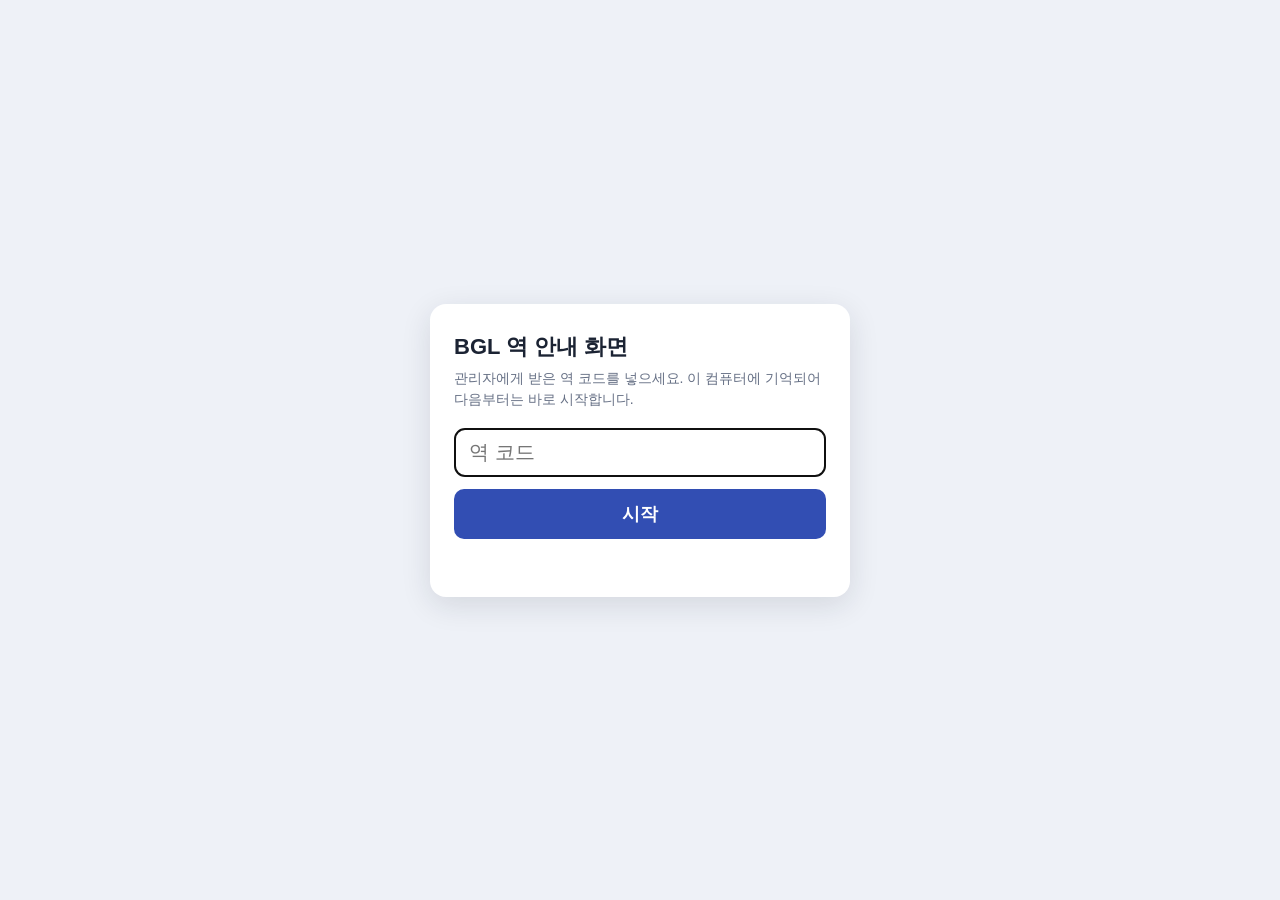
<file: station.html>
<!DOCTYPE html>
<html lang="ko">
<head>
<meta charset="utf-8">
<meta name="viewport" content="width=device-width, initial-scale=1">
<meta name="theme-color" content="#1b2333">
<link rel="manifest" href="station.webmanifest">
<link rel="icon" href="station-192.png">
<title>BGL 역 안내</title>
<!-- 원본: bgl-car/src/station.html → node build.js 가 bgl-car/station.html 생성 (직접 고치지 않음) -->
<style>
  * { box-sizing:border-box; }
  html, body { margin:0; height:100%; background:#000; color:#fff; font-family:'Pretendard','Malgun Gothic','Apple SD Gothic Neo',sans-serif; overflow:hidden; }
  .hidden { display:none !important; }
  /* 역 코드 입력 */
  #setup { position:fixed; inset:0; display:flex; align-items:center; justify-content:center; background:#eef1f7; color:#1b2333; padding:16px; }
  #setup .box { width:100%; max-width:420px; background:#fff; border-radius:16px; padding:28px 24px; box-shadow:0 8px 30px rgba(27,35,51,.12); }
  #setup h1 { margin:0 0 6px; font-size:22px; }
  #setup p { margin:0 0 18px; color:#667085; font-size:14px; line-height:1.5; }
  #setup input { width:100%; font-size:20px; padding:12px 14px; border:1.5px solid #d8dde8; border-radius:10px; font-family:inherit; }
  #setup button { width:100%; margin-top:12px; font-size:18px; font-weight:800; padding:13px; border:0; border-radius:10px; background:#324eb3; color:#fff; font-family:inherit; cursor:pointer; }
  #setup button:disabled { opacity:.6; }
  #setMsg { min-height:20px; margin-top:10px; font-size:14px; color:#c0392b; }
  /* 평소: 이미지 넘기기 */
  #slides { position:fixed; inset:0; background:#000; }
  #slides img { position:absolute; inset:0; width:100%; height:100%; object-fit:contain; opacity:0; transition:opacity .8s ease; }
  #slides img.on { opacity:1; }
  #slides.cover img { object-fit:cover; }   /* 화면 맞춤: 꽉 채우기 (넘치는 곳은 잘림) */
  #idle { position:fixed; inset:0; display:flex; flex-direction:column; align-items:center; justify-content:center; background:#1b2333; gap:2vh; }
  #idle b { font-size:7vh; } #idleClock { font-size:12vh; font-weight:800; letter-spacing:.02em; } #idle small { font-size:2.4vh; opacity:.6; }
  /* 환불 등록 QR */
  #qr { position:fixed; inset:0; background:#fff; color:#1b2333; display:flex; align-items:center; justify-content:center; gap:5vw; padding:4vh 5vw; }
  #qrPic { width:min(80vh, 50vw); aspect-ratio:1; flex:none; }
  #qrPic svg { width:100%; height:100%; display:block; }
  #qrText { max-width:40vw; }
  #qrText .tag { display:inline-block; background:#b42318; color:#fff; font-weight:800; font-size:2.6vh; padding:.6vh 1.4vh; border-radius:1vh; }
  #qrText h2 { font-size:6vh; margin:2vh 0 1vh; line-height:1.2; }
  #qrTitle { font-size:3vh; color:#667085; margin:0 0 3vh; }
  #qrText p { font-size:3.4vh; line-height:1.5; margin:0 0 2vh; }
  #qrLeft { font-size:3vh; font-weight:800; color:#22378a; }
  #qrNext { font-size:2.2vh; color:#667085; margin-top:1vh; }
  @media (max-aspect-ratio: 1/1) {      /* 세로 화면 */
    #qr { flex-direction:column; gap:3vh; text-align:center; }
    #qrPic { width:min(80vw, 55vh); } #qrText { max-width:90vw; }
  }
  /* 연결 끊김 표시·설정 */
  #off { position:fixed; right:1.5vh; bottom:1.5vh; width:1.4vh; height:1.4vh; border-radius:50%; background:#e0a400; box-shadow:0 0 0 .3vh rgba(0,0,0,.4); }
  #gear { position:fixed; left:1.5vh; bottom:1.5vh; font-size:14px; padding:8px 12px; border:0; border-radius:8px; background:rgba(0,0,0,.55); color:#fff; cursor:pointer; opacity:0; transition:opacity .3s; font-family:inherit; }
  body.mouse #gear { opacity:1; }
  body.nocur, body.nocur * { cursor:none; }
</style>
</head>
<body class="nocur">
<div id="setup" class="hidden">
  <div class="box">
    <h1>BGL 역 안내 화면</h1>
    <p>관리자에게 받은 역 코드를 넣으세요. 이 컴퓨터에 기억되어 다음부터는 바로 시작합니다.</p>
    <input type="password" id="code" autocomplete="off" placeholder="역 코드" aria-label="역 코드">
    <button id="go" type="button">시작</button>
    <div id="setMsg"></div>
  </div>
</div>
<div id="slides" class="hidden"></div>
<div id="idle" class="hidden"><b id="idleName"></b><div id="idleClock"></div><small>BGL</small></div>
<div id="qr" class="hidden" role="img" aria-label="환불 등록 QR">
  <div id="qrPic"></div>
  <div id="qrText">
    <span class="tag">운행 장애 안내</span>
    <h2>환불 등록</h2>
    <div id="qrTitle"></div>
    <p>휴대폰 카메라로 QR을 찍어<br>환불을 등록해 주세요.</p>
    <div id="qrLeft"></div>
    <div id="qrNext"></div>
  </div>
</div>
<div id="off" class="hidden" title="연결 확인 안 됨"></div>
<button id="gear" type="button">역 코드 바꾸기</button>
<script>
(function () {
  'use strict';
  /* ---------- 역 안내 화면 ----------
   * 10초마다 GitHub Pages의 역 파일(s/<id>.json, 암호화)만 읽음 → 구글 서버를 거치지 않음
   * id·열쇠는 역 코드에서 만듦 (PBKDF2, 서버 Station.js와 같은 방식). 내용: 이미지 목록(장마다 초·게시 기간·시간대)·화면 맞춤, 환불 QR(열쇠·주소·끝 시각)
   * 환불 QR은 20초마다 바뀜 (e-싸인 직원 화면과 같은 서명). 시각은 Pages 응답의 Date로 맞춤 */
  var DATA = '../BK-st/', SALT = 'bgl-station-v1', ITER = 4000, POLL = 10000, STEP = 20;
  var $ = function (id) { return document.getElementById(id); };
  var enc = new TextEncoder();
  var st = { id: '', key: null, data: null, off: 0, okAt: 0, miss: 0, slot: 0, qrKey: '' };
  var LS = { get: function (k) { try { return localStorage.getItem(k); } catch (x) { return null; } },
    set: function (k, v) { try { if (v === null) localStorage.removeItem(k); else localStorage.setItem(k, v); } catch (x) {} } };

  function makeQR(text) {
    var data = [], s = unescape(encodeURIComponent(text));
    for (var i = 0; i < s.length; i++) data.push(s.charCodeAt(i));
    // [전체 코드워드, 블록당 오류정정 수, [[블록 수, 블록당 데이터 수], ...]]
    var T = [null, [26, 10, [[1, 16]]], [44, 16, [[1, 28]]], [70, 26, [[1, 44]]], [100, 18, [[2, 32]]], [134, 24, [[2, 43]]],
      [172, 16, [[4, 27]]], [196, 18, [[4, 31]]], [242, 22, [[2, 38], [2, 39]]], [292, 22, [[3, 36], [2, 37]]], [346, 26, [[4, 43], [1, 44]]]];
    var AL = [null, [], [6, 18], [6, 22], [6, 26], [6, 30], [6, 34], [6, 22, 38], [6, 24, 42], [6, 26, 46], [6, 28, 50]];
    var ver = 0, cap = 0;
    for (var v = 1; v <= 10; v++) {
      cap = T[v][2].reduce(function (a, b) { return a + b[0] * b[1]; }, 0);
      if (4 + (v < 10 ? 8 : 16) + data.length * 8 <= cap * 8) { ver = v; break; }
    }
    if (!ver) return null;
    // 1) 비트열
    var bits = [];
    function put(val, n) { for (var k = n - 1; k >= 0; k--) bits.push((val >>> k) & 1); }
    put(4, 4); put(data.length, ver < 10 ? 8 : 16);
    data.forEach(function (b) { put(b, 8); });
    for (var t = 0; t < 4 && bits.length < cap * 8; t++) bits.push(0);
    while (bits.length % 8) bits.push(0);
    var cw = [];
    for (i = 0; i < bits.length; i += 8) { var x = 0; for (var k = 0; k < 8; k++) x = (x << 1) | bits[i + k]; cw.push(x); }
    for (var pad = 0xEC; cw.length < cap; pad ^= 0xEC ^ 0x11) cw.push(pad);
    // 2) 리드-솔로몬 오류정정
    var EXP = [], LOG = [];
    for (i = 0, x = 1; i < 255; i++) { EXP[i] = x; LOG[x] = i; x <<= 1; if (x & 256) x ^= 0x11D; }
    function mul(a, b) { return a && b ? EXP[(LOG[a] + LOG[b]) % 255] : 0; }
    var ecn = T[ver][1], gen = [1];
    for (i = 0; i < ecn; i++) {
      var ng = []; for (k = 0; k <= gen.length; k++) ng[k] = 0;
      for (k = 0; k < gen.length; k++) { ng[k] ^= gen[k]; ng[k + 1] ^= mul(gen[k], EXP[i]); }
      gen = ng;
    }
    var blocks = [], ecs = [], p = 0;
    T[ver][2].forEach(function (g) {
      for (var n = 0; n < g[0]; n++) {
        var d = cw.slice(p, p + g[1]); p += g[1];
        var r = d.concat(new Array(ecn).fill(0));
        for (var a = 0; a < d.length; a++) { var f = r[a]; if (f) for (var b = 0; b < gen.length; b++) r[a + b] ^= mul(gen[b], f); }
        blocks.push(d); ecs.push(r.slice(d.length));
      }
    });
    var out = [], maxd = Math.max.apply(null, blocks.map(function (b) { return b.length; }));
    for (i = 0; i < maxd; i++) blocks.forEach(function (b) { if (i < b.length) out.push(b[i]); });
    for (i = 0; i < ecn; i++) ecs.forEach(function (e) { out.push(e[i]); });
    // 3) 기본 무늬 배치
    var N = ver * 4 + 17, M = [], F = [];
    for (i = 0; i < N; i++) { M.push(new Array(N).fill(0)); F.push(new Array(N).fill(false)); }
    function set(r, c, v2) { M[r][c] = v2 ? 1 : 0; F[r][c] = true; }
    function finder(r, c) {
      for (var dr = -1; dr <= 7; dr++) for (var dc = -1; dc <= 7; dc++) {
        var rr = r + dr, cc = c + dc; if (rr < 0 || cc < 0 || rr >= N || cc >= N) continue;
        var on = dr >= 0 && dr <= 6 && dc >= 0 && dc <= 6 && (dr === 0 || dr === 6 || dc === 0 || dc === 6 || (dr >= 2 && dr <= 4 && dc >= 2 && dc <= 4));
        set(rr, cc, on);
      }
    }
    finder(0, 0); finder(0, N - 7); finder(N - 7, 0);
    for (i = 8; i < N - 8; i++) { set(6, i, i % 2 === 0); set(i, 6, i % 2 === 0); }
    var AP = AL[ver], last = AP.length - 1;
    AP.forEach(function (r, ia) {
      AP.forEach(function (c, ib) {
        if ((ia === 0 && ib === 0) || (ia === 0 && ib === last) || (ia === last && ib === 0)) return;   // 위치 찾기 무늬와 겹치는 곳
        for (var dr = -2; dr <= 2; dr++) for (var dc = -2; dc <= 2; dc++) set(r + dr, c + dc, Math.max(Math.abs(dr), Math.abs(dc)) !== 1);
      });
    });
    for (i = 0; i < 9; i++) { if (!F[8][i]) F[8][i] = true; if (!F[i][8]) F[i][8] = true; }   // 형식 정보 자리
    for (i = 0; i < 8; i++) { F[8][N - 1 - i] = true; F[N - 1 - i][8] = true; }
    set(N - 8, 8, 1);                                                                            // 검은 점
    if (ver >= 7) {                                                                              // 버전 정보
      var rem = ver; for (i = 0; i < 12; i++) rem = (rem << 1) ^ ((rem >> 11) * 0x1F25);
      var vbits = (ver << 12) | rem;
      for (i = 0; i < 18; i++) { var bit = (vbits >> i) & 1, a2 = Math.floor(i / 3), b2 = i % 3 + N - 11; set(a2, b2, bit); set(b2, a2, bit); }
    }
    // 4) 데이터 배치 (오른쪽 아래부터 지그재그)
    var allBits = [];
    out.forEach(function (b) { for (var k2 = 7; k2 >= 0; k2--) allBits.push((b >> k2) & 1); });
    var bi = 0;
    for (var col = N - 1; col > 0; col -= 2) {
      if (col === 6) col = 5;
      for (var j = 0; j < N; j++) {
        var row = ((col + 1) & 2) === 0 ? N - 1 - j : j;
        for (var c2 = 0; c2 < 2; c2++) {
          var cc2 = col - c2;
          if (F[row][cc2]) continue;
          M[row][cc2] = bi < allBits.length ? allBits[bi] : 0; bi++;
        }
      }
    }
    // 5) 마스크 8가지 중 벌점이 가장 낮은 것
    var MASK = [function (r, c) { return (r + c) % 2 === 0; }, function (r) { return r % 2 === 0; }, function (r, c) { return c % 3 === 0; },
      function (r, c) { return (r + c) % 3 === 0; }, function (r, c) { return (Math.floor(r / 2) + Math.floor(c / 3)) % 2 === 0; },
      function (r, c) { return (r * c) % 2 + (r * c) % 3 === 0; }, function (r, c) { return ((r * c) % 2 + (r * c) % 3) % 2 === 0; },
      function (r, c) { return ((r + c) % 2 + (r * c) % 3) % 2 === 0; }];
    function format(mask) {
      var d = (0 << 3) | mask, rem2 = d;                          // 오류정정 M = 00
      for (var q = 0; q < 10; q++) rem2 = (rem2 << 1) ^ ((rem2 >> 9) * 0x537);
      return ((d << 10) | rem2) ^ 0x5412;
    }
    function build(mask) {
      var G = M.map(function (r) { return r.slice(); });
      for (var r = 0; r < N; r++) for (var c = 0; c < N; c++) if (!F[r][c] && MASK[mask](r, c)) G[r][c] ^= 1;
      var fb = format(mask), bit = function (q) { return (fb >> q) & 1; };
      for (var q = 0; q <= 5; q++) G[q][8] = bit(q);                 // 왼쪽 위 (세로)
      G[7][8] = bit(6); G[8][8] = bit(7); G[8][7] = bit(8);
      for (q = 9; q < 15; q++) G[8][14 - q] = bit(q);               // 왼쪽 위 (가로)
      for (q = 0; q < 8; q++) G[8][N - 1 - q] = bit(q);             // 오른쪽 위
      for (q = 8; q < 15; q++) G[N - 15 + q][8] = bit(q);           // 왼쪽 아래
      G[N - 8][8] = 1;
      return G;
    }
    function penalty(G) {
      var s2 = 0, r, c, run, k3;
      for (r = 0; r < N; r++) {
        for (run = 1, c = 1; c <= N; c++) { if (c < N && G[r][c] === G[r][c - 1]) run++; else { if (run >= 5) s2 += run - 2; run = 1; } }
        for (run = 1, c = 1; c <= N; c++) { if (c < N && G[c][r] === G[c - 1][r]) run++; else { if (run >= 5) s2 += run - 2; run = 1; } }
      }
      for (r = 0; r < N - 1; r++) for (c = 0; c < N - 1; c++) { k3 = G[r][c] + G[r + 1][c] + G[r][c + 1] + G[r + 1][c + 1]; if (k3 === 0 || k3 === 4) s2 += 3; }
      var dark = 0; for (r = 0; r < N; r++) for (c = 0; c < N; c++) dark += G[r][c];
      s2 += Math.floor(Math.abs(dark * 20 - N * N * 10) / (N * N)) * 10;
      return s2;
    }
    var best = null, bestP = 1e9;
    for (var m = 0; m < 8; m++) { var G2 = build(m), pp = penalty(G2); if (pp < bestP) { bestP = pp; best = G2; } }
    return best;
  }
  /** QR을 SVG 문자열로 (여백 4칸) */
  function qrSvg(text, color) {
    var G = makeQR(text); if (!G) return '';
    var N = G.length, q = 4, d = '';
    for (var r = 0; r < N; r++) for (var c = 0; c < N; c++) if (G[r][c]) d += 'M' + (c + q) + ' ' + (r + q) + 'h1v1h-1z';
    return '<svg xmlns="http://www.w3.org/2000/svg" viewBox="0 0 ' + (N + 2 * q) + ' ' + (N + 2 * q) + '" shape-rendering="crispEdges">' +
      '<rect width="100%" height="100%" fill="#fff"/><path d="' + d + '" fill="' + (color || '#000') + '"/></svg>';
  }

  /* ---------- 암호 ---------- */
  function hex(b) { return Array.prototype.map.call(b, function (x) { return (x < 16 ? '0' : '') + x.toString(16); }).join(''); }
  function b64(s) { var t = atob(s), o = new Uint8Array(t.length); for (var i = 0; i < t.length; i++) o[i] = t.charCodeAt(i); return o; }
  function cat(a, b) { var o = new Uint8Array(a.length + b.length); o.set(a); o.set(b, a.length); return o; }
  function hmac(key, data) {
    return crypto.subtle.importKey('raw', key, { name: 'HMAC', hash: 'SHA-256' }, false, ['sign'])
      .then(function (k) { return crypto.subtle.sign('HMAC', k, data); }).then(function (b) { return new Uint8Array(b); });
  }
  function derive(code) {
    return crypto.subtle.importKey('raw', enc.encode(code), 'PBKDF2', false, ['deriveBits']).then(function (km) {
      return crypto.subtle.deriveBits({ name: 'PBKDF2', salt: enc.encode(SALT), iterations: ITER, hash: 'SHA-256' }, km, 512);
    }).then(function (b) { b = new Uint8Array(b); return { id: hex(b.slice(32, 48)), key: b.slice(0, 32) }; });
  }
  function unseal(key, txt) {
    var o = JSON.parse(txt), n = b64(o.n), c = b64(o.c), t = b64(o.t), kE, kM;
    return Promise.all([hmac(key, enc.encode('enc')), hmac(key, enc.encode('mac'))]).then(function (ks) {
      kE = ks[0]; kM = ks[1];
      return hmac(kM, cat(n, c));
    }).then(function (tag) {
      for (var i = 0; i < 16; i++) if (tag[i] !== t[i]) throw new Error('bad');
      var jobs = [];
      for (var b = 0; b * 32 < c.length; b++) jobs.push(hmac(kE, cat(n, new Uint8Array([b >>> 24 & 255, b >>> 16 & 255, b >>> 8 & 255, b & 255]))));
      return Promise.all(jobs);
    }).then(function (blocks) {
      var p = new Uint8Array(c.length);
      for (var i = 0; i < c.length; i++) p[i] = c[i] ^ blocks[i >> 5][i & 31];
      return JSON.parse(new TextDecoder().decode(p));
    });
  }

  /* ---------- 역 코드 ---------- */
  function showSetup(m) {
    $('setup').classList.remove('hidden'); document.body.classList.remove('nocur');
    $('setMsg').textContent = m || ''; $('go').disabled = false;
    setTimeout(function () { $('code').focus(); }, 50);
  }
  $('go').onclick = function () {
    var code = $('code').value.trim();
    if (!code) { $('setMsg').textContent = '역 코드를 넣으세요.'; return; }
    $('go').disabled = true; $('setMsg').textContent = '';
    derive(code).then(function (k) {
      return fetchFile(k.id).then(function (txt) {
        if (txt === null) throw new Error('none');
        return unseal(k.key, txt).then(function (d) {
          st.id = k.id; st.key = k.key; st.miss = 0;
          LS.set('bglStCode', code); $('code').value = '';
          $('setup').classList.add('hidden'); document.body.classList.add('nocur');
          apply(d); start();
        });
      });
    }).catch(function (e) {
      $('go').disabled = false;
      $('setMsg').textContent = e && e.message === 'net' ? '인터넷 연결을 확인하세요.' : '역 코드가 맞지 않습니다. (새로 정한 코드면 1분 뒤 다시 해 보세요)';
    });
  };
  $('code').onkeydown = function (ev) { if (ev.key === 'Enter') $('go').click(); };
  $('gear').onclick = function () {
    if (!confirm('이 컴퓨터에 기억된 역 코드를 지우고 다시 넣을까요?')) return;
    LS.set('bglStCode', null); LS.set('bglStData', null); location.reload();
  };

  /* ---------- 읽기 (10초마다) ---------- */
  function fetchFile(id) {
    return fetch(DATA + 's/' + id + '.json?t=' + Date.now(), { cache: 'no-store' }).then(function (r) {
      var d = Date.parse(r.headers.get('Date') || '');
      if (isFinite(d)) st.off = d + 500 - Date.now();         // Date는 초 단위 → 가운데 값
      if (r.status === 404) return null;
      if (!r.ok) throw new Error('net');
      return r.text();
    }, function () { throw new Error('net'); });
  }
  var pollT = null;
  function start() { if (!pollT) { pollT = setInterval(poll, POLL); setInterval(tick, 1000); tick(); } }
  function poll() {
    fetchFile(st.id).then(function (txt) {
      if (txt === null) {                                     // 파일 없음: 역 코드가 바뀌었거나 꺼짐 (3번 연속이면 코드 다시)
        if (++st.miss >= 3) { LS.set('bglStCode', null); LS.set('bglStData', null); location.reload(); }
        return;
      }
      st.miss = 0;
      return unseal(st.key, txt).then(function (d) { st.okAt = Date.now(); apply(d); });
    }).catch(function () {});
  }
  function now() { return Date.now() + st.off; }

  /* ---------- 그리기 ---------- */
  var slides = { list: '', els: [], t: 0 };
  function apply(d) {
    if (!d || !d.v) return;
    st.okAt = st.okAt || Date.now();
    var keep = st.data && st.data.at === d.at;
    st.data = d;
    if (!keep) LS.set('bglStData', JSON.stringify(d));
    $('idleName').textContent = d.n || '';
    var items = d.items || (d.imgs || []).map(function (p) { return { p: p, s: d.sec }; });   // v1(예전): 경로 목록 + 공통 초
    var key = items.map(function (x) { return x.p; }).join('|');
    $('slides').classList.toggle('cover', d.fit === 'cover');
    if (key !== slides.list) {                                // 이미지가 바뀜 → 새로 불러옴 (서비스 워커가 기기에 저장)
      slides.list = key; $('slides').innerHTML = ''; slides.els = []; slides.t = 0;
      items.forEach(function (x) {
        var im = new Image(); im.alt = ''; im.decoding = 'async';
        im.onerror = function () { im.dataset.bad = '1'; };
        im.src = DATA + x.p; $('slides').appendChild(im); slides.els.push(im);
      });
    }
    items.forEach(function (x, i) { slides.els[i].it = x; });   // 초·기간·시간대는 다시 안 불러오고 바꿈
    if (!d.qr || d.qr.k !== st.qrKey) { st.slot = 0; st.qrKey = d.qr ? d.qr.k : ''; }
    tick();
  }
  function p2(n) { return (n < 10 ? '0' : '') + n; }
  /** 지금 보여 줄 이미지인지: 게시 기간(날짜, 끝 날 포함)·시간대(끝 시각 전까지, 밤을 넘겨도 됨) */
  function live(it, n) {
    var c = new Date(n), day = c.getFullYear() + '-' + p2(c.getMonth() + 1) + '-' + p2(c.getDate()), hm = p2(c.getHours()) + ':' + p2(c.getMinutes());
    if (it.from && day < it.from) return false;
    if (it.to && day > it.to) return false;
    if (it.h1 && it.h2 && it.h1 !== it.h2) return it.h1 < it.h2 ? hm >= it.h1 && hm < it.h2 : hm >= it.h1 || hm < it.h2;
    return true;
  }
  function slideStep() {
    var n = now();
    var ok = slides.els.filter(function (im) { return !im.dataset.bad && im.complete && im.naturalWidth && live(im.it || {}, n); });
    $('slides').classList.toggle('hidden', !ok.length); $('idle').classList.toggle('hidden', !!ok.length);
    if (!ok.length) return;
    var t = Date.now(), cur = ok.filter(function (im) { return im.classList.contains('on'); })[0];
    var sec = Math.max(3, Number(cur && cur.it && cur.it.s) || 10);   // 지금 이미지의 보여 주는 시간
    if (!slides.t || t - slides.t >= sec * 1000 || !cur) {
      slides.t = t;
      var all = slides.els, next = null;
      for (var k = 1; k <= all.length && !next; k++) { var c2 = all[((cur ? all.indexOf(cur) : -1) + k) % all.length]; if (ok.indexOf(c2) > -1) next = c2; }   // 목록 순서대로 다음 볼 이미지
      if (cur && next === cur) return;
      slides.els.forEach(function (im) { im.classList.toggle('on', im === next); });
    }
  }
  function sig(key, t) {
    return hmac(enc.encode(key), enc.encode(String(t))).then(function (b) { return hex(b).slice(0, 16); });
  }
  function tick() {
    var d = st.data, n = now();
    var c = new Date(n);
    $('idleClock').textContent = p2(c.getHours()) + ':' + p2(c.getMinutes());
    $('off').classList.toggle('hidden', !st.okAt || Date.now() - st.okAt < 60000);
    var q = d && d.qr && n < d.qr.end ? d.qr : null;
    $('qr').classList.toggle('hidden', !q);
    if (!q) { slideStep(); return; }
    var t = Math.floor(n / 1000 / STEP) * STEP;
    if (t !== st.slot) {
      st.slot = t;
      sig(q.k, t).then(function (s) {
        if (st.slot !== t) return;
        var svg = qrSvg(q.u + '&k=' + t + '.' + s, '#1b2333'); if (svg) $('qrPic').innerHTML = svg;
      }).catch(function () {});
    }
    $('qrTitle').textContent = q.t || '';
    var left = Math.max(0, Math.ceil((q.end - n) / 1000)), mm = Math.floor(left / 60), ss = left % 60;
    $('qrLeft').textContent = '접수 마감까지 ' + mm + ':' + (ss < 10 ? '0' : '') + ss;
    $('qrNext').textContent = Math.max(1, Math.ceil(t + STEP - n / 1000)) + '초 뒤 새 QR';
  }

  /* ---------- 화면 켜 두기·전체 화면·마우스 ---------- */
  var wl = null;
  function wake() { if (navigator.wakeLock && !wl && document.visibilityState === 'visible') navigator.wakeLock.request('screen').then(function (l) { wl = l; l.addEventListener('release', function () { wl = null; }); }).catch(function () {}); }
  document.addEventListener('visibilitychange', function () { wake(); if (document.visibilityState === 'visible' && st.id) poll(); });
  document.addEventListener('click', function (ev) {
    wake();
    if (ev.target.closest('#setup, #gear')) return;
    if (!document.fullscreenElement && document.documentElement.requestFullscreen) document.documentElement.requestFullscreen().catch(function () {});
  });
  var mT = null;
  document.addEventListener('mousemove', function () {
    document.body.classList.add('mouse'); document.body.classList.remove('nocur');
    clearTimeout(mT); mT = setTimeout(function () { document.body.classList.remove('mouse'); if (st.id) document.body.classList.add('nocur'); }, 3000);
  });
  if ('serviceWorker' in navigator) navigator.serviceWorker.register('station-sw.js', { scope: './station' }).catch(function () {});

  /* ---------- 시작 ---------- */
  if (!(window.crypto && crypto.subtle)) { showSetup('이 브라우저는 지원하지 않습니다. 크롬으로 열어 주세요.'); $('go').disabled = true; return; }
  wake();
  var code = LS.get('bglStCode');
  if (!code) { showSetup(); return; }
  derive(code).then(function (k) {
    st.id = k.id; st.key = k.key;
    try { var d0 = JSON.parse(LS.get('bglStData') || 'null'); if (d0) apply(d0); } catch (x) {}   // 인터넷이 끊겨도 지난 화면부터
    if (!st.data) $('idle').classList.remove('hidden');
    start(); poll();
  });
})();
</script>
</body>
</html>
</file>
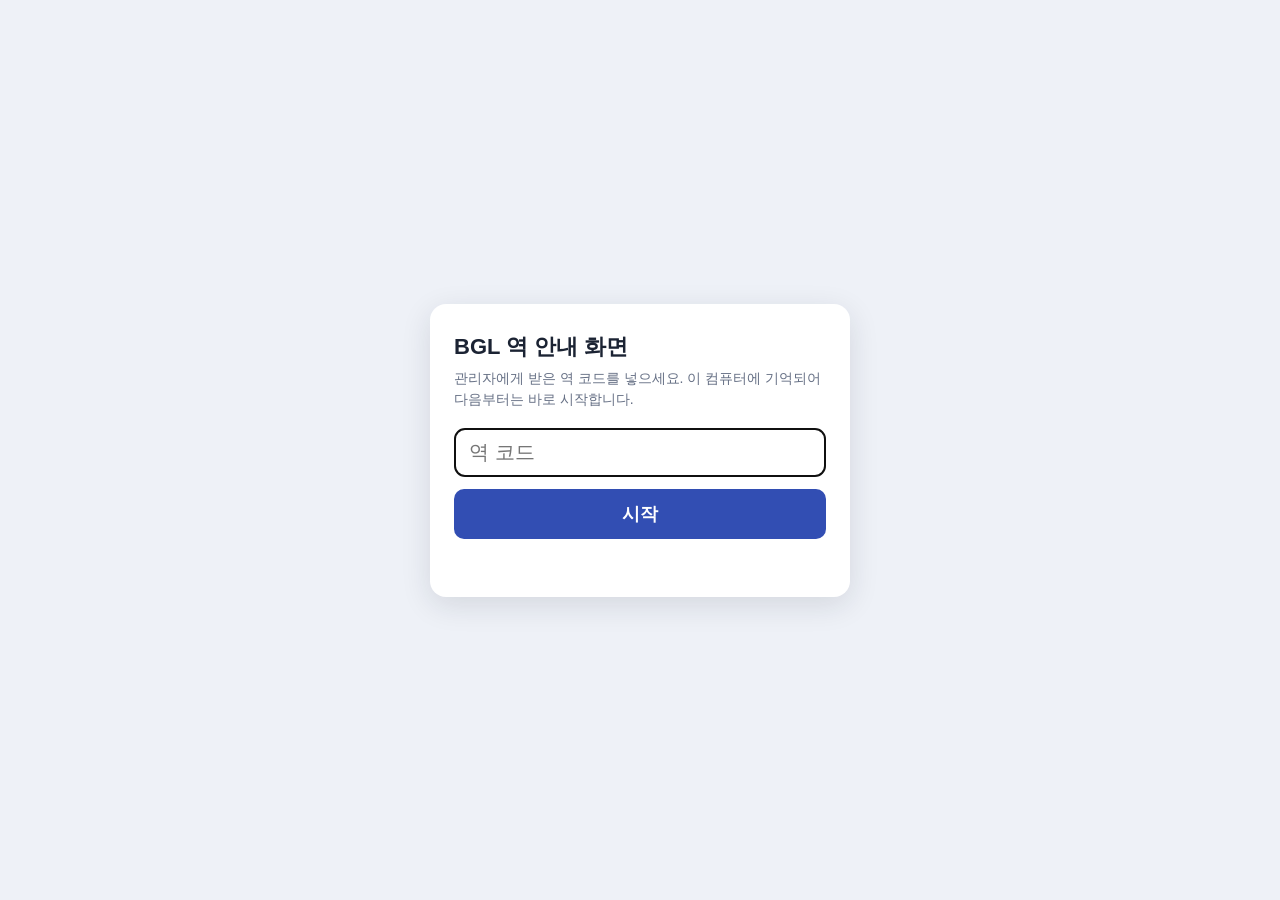
<file: src/station.html>
<!DOCTYPE html>
<html lang="ko">
<head>
<meta charset="utf-8">
<meta name="viewport" content="width=device-width, initial-scale=1">
<meta name="theme-color" content="#1b2333">
<link rel="manifest" href="station.webmanifest">
<link rel="icon" href="station-192.png">
<title>BGL 역 안내</title>
<!-- 원본: bgl-car/src/station.html → node build.js 가 bgl-car/station.html 생성 (직접 고치지 않음) -->
<style>
  * { box-sizing:border-box; }
  html, body { margin:0; height:100%; background:#000; color:#fff; font-family:'Pretendard','Malgun Gothic','Apple SD Gothic Neo',sans-serif; overflow:hidden; }
  .hidden { display:none !important; }
  /* 역 코드 입력 */
  #setup { position:fixed; inset:0; display:flex; align-items:center; justify-content:center; background:#eef1f7; color:#1b2333; padding:16px; }
  #setup .box { width:100%; max-width:420px; background:#fff; border-radius:16px; padding:28px 24px; box-shadow:0 8px 30px rgba(27,35,51,.12); }
  #setup h1 { margin:0 0 6px; font-size:22px; }
  #setup p { margin:0 0 18px; color:#667085; font-size:14px; line-height:1.5; }
  #setup input { width:100%; font-size:20px; padding:12px 14px; border:1.5px solid #d8dde8; border-radius:10px; font-family:inherit; }
  #setup button { width:100%; margin-top:12px; font-size:18px; font-weight:800; padding:13px; border:0; border-radius:10px; background:#324eb3; color:#fff; font-family:inherit; cursor:pointer; }
  #setup button:disabled { opacity:.6; }
  #setMsg { min-height:20px; margin-top:10px; font-size:14px; color:#c0392b; }
  /* 평소: 이미지 넘기기 */
  #slides { position:fixed; inset:0; background:#000; }
  #slides img { position:absolute; inset:0; width:100%; height:100%; object-fit:contain; opacity:0; transition:opacity .8s ease; }
  #slides img.on { opacity:1; }
  #slides.cover img { object-fit:cover; }   /* 화면 맞춤: 꽉 채우기 (넘치는 곳은 잘림) */
  #idle { position:fixed; inset:0; display:flex; flex-direction:column; align-items:center; justify-content:center; background:#1b2333; gap:2vh; }
  #idle b { font-size:7vh; } #idleClock { font-size:12vh; font-weight:800; letter-spacing:.02em; } #idle small { font-size:2.4vh; opacity:.6; }
  /* 환불 등록 QR */
  #qr { position:fixed; inset:0; background:#fff; color:#1b2333; display:flex; align-items:center; justify-content:center; gap:5vw; padding:4vh 5vw; }
  #qrPic { width:min(80vh, 50vw); aspect-ratio:1; flex:none; }
  #qrPic svg { width:100%; height:100%; display:block; }
  #qrText { max-width:40vw; }
  #qrText .tag { display:inline-block; background:#b42318; color:#fff; font-weight:800; font-size:2.6vh; padding:.6vh 1.4vh; border-radius:1vh; }
  #qrText h2 { font-size:6vh; margin:2vh 0 1vh; line-height:1.2; }
  #qrTitle { font-size:3vh; color:#667085; margin:0 0 3vh; }
  #qrText p { font-size:3.4vh; line-height:1.5; margin:0 0 2vh; }
  #qrLeft { font-size:3vh; font-weight:800; color:#22378a; }
  #qrNext { font-size:2.2vh; color:#667085; margin-top:1vh; }
  @media (max-aspect-ratio: 1/1) {      /* 세로 화면 */
    #qr { flex-direction:column; gap:3vh; text-align:center; }
    #qrPic { width:min(80vw, 55vh); } #qrText { max-width:90vw; }
  }
  /* 연결 끊김 표시·설정 */
  #off { position:fixed; right:1.5vh; bottom:1.5vh; width:1.4vh; height:1.4vh; border-radius:50%; background:#e0a400; box-shadow:0 0 0 .3vh rgba(0,0,0,.4); }
  #gear { position:fixed; left:1.5vh; bottom:1.5vh; font-size:14px; padding:8px 12px; border:0; border-radius:8px; background:rgba(0,0,0,.55); color:#fff; cursor:pointer; opacity:0; transition:opacity .3s; font-family:inherit; }
  body.mouse #gear { opacity:1; }
  body.nocur, body.nocur * { cursor:none; }
</style>
</head>
<body class="nocur">
<div id="setup" class="hidden">
  <div class="box">
    <h1>BGL 역 안내 화면</h1>
    <p>관리자에게 받은 역 코드를 넣으세요. 이 컴퓨터에 기억되어 다음부터는 바로 시작합니다.</p>
    <input type="password" id="code" autocomplete="off" placeholder="역 코드" aria-label="역 코드">
    <button id="go" type="button">시작</button>
    <div id="setMsg"></div>
  </div>
</div>
<div id="slides" class="hidden"></div>
<div id="idle" class="hidden"><b id="idleName"></b><div id="idleClock"></div><small>BGL</small></div>
<div id="qr" class="hidden" role="img" aria-label="환불 등록 QR">
  <div id="qrPic"></div>
  <div id="qrText">
    <span class="tag">운행 장애 안내</span>
    <h2>환불 등록</h2>
    <div id="qrTitle"></div>
    <p>휴대폰 카메라로 QR을 찍어<br>환불을 등록해 주세요.</p>
    <div id="qrLeft"></div>
    <div id="qrNext"></div>
  </div>
</div>
<div id="off" class="hidden" title="연결 확인 안 됨"></div>
<button id="gear" type="button">역 코드 바꾸기</button>
<script>
(function () {
  'use strict';
  /* ---------- 역 안내 화면 ----------
   * 10초마다 GitHub Pages의 역 파일(s/<id>.json, 암호화)만 읽음 → 구글 서버를 거치지 않음
   * id·열쇠는 역 코드에서 만듦 (PBKDF2, 서버 Station.js와 같은 방식). 내용: 이미지 목록(장마다 초·게시 기간·시간대)·화면 맞춤, 환불 QR(열쇠·주소·끝 시각)
   * 환불 QR은 20초마다 바뀜 (e-싸인 직원 화면과 같은 서명). 시각은 Pages 응답의 Date로 맞춤 */
  var DATA = '../BK-st/', SALT = 'bgl-station-v1', ITER = 4000, POLL = 10000, STEP = 20;
  var $ = function (id) { return document.getElementById(id); };
  var enc = new TextEncoder();
  var st = { id: '', key: null, data: null, off: 0, okAt: 0, miss: 0, slot: 0, qrKey: '' };
  var LS = { get: function (k) { try { return localStorage.getItem(k); } catch (x) { return null; } },
    set: function (k, v) { try { if (v === null) localStorage.removeItem(k); else localStorage.setItem(k, v); } catch (x) {} } };

  /*@QR@*/

  /* ---------- 암호 ---------- */
  function hex(b) { return Array.prototype.map.call(b, function (x) { return (x < 16 ? '0' : '') + x.toString(16); }).join(''); }
  function b64(s) { var t = atob(s), o = new Uint8Array(t.length); for (var i = 0; i < t.length; i++) o[i] = t.charCodeAt(i); return o; }
  function cat(a, b) { var o = new Uint8Array(a.length + b.length); o.set(a); o.set(b, a.length); return o; }
  function hmac(key, data) {
    return crypto.subtle.importKey('raw', key, { name: 'HMAC', hash: 'SHA-256' }, false, ['sign'])
      .then(function (k) { return crypto.subtle.sign('HMAC', k, data); }).then(function (b) { return new Uint8Array(b); });
  }
  function derive(code) {
    return crypto.subtle.importKey('raw', enc.encode(code), 'PBKDF2', false, ['deriveBits']).then(function (km) {
      return crypto.subtle.deriveBits({ name: 'PBKDF2', salt: enc.encode(SALT), iterations: ITER, hash: 'SHA-256' }, km, 512);
    }).then(function (b) { b = new Uint8Array(b); return { id: hex(b.slice(32, 48)), key: b.slice(0, 32) }; });
  }
  function unseal(key, txt) {
    var o = JSON.parse(txt), n = b64(o.n), c = b64(o.c), t = b64(o.t), kE, kM;
    return Promise.all([hmac(key, enc.encode('enc')), hmac(key, enc.encode('mac'))]).then(function (ks) {
      kE = ks[0]; kM = ks[1];
      return hmac(kM, cat(n, c));
    }).then(function (tag) {
      for (var i = 0; i < 16; i++) if (tag[i] !== t[i]) throw new Error('bad');
      var jobs = [];
      for (var b = 0; b * 32 < c.length; b++) jobs.push(hmac(kE, cat(n, new Uint8Array([b >>> 24 & 255, b >>> 16 & 255, b >>> 8 & 255, b & 255]))));
      return Promise.all(jobs);
    }).then(function (blocks) {
      var p = new Uint8Array(c.length);
      for (var i = 0; i < c.length; i++) p[i] = c[i] ^ blocks[i >> 5][i & 31];
      return JSON.parse(new TextDecoder().decode(p));
    });
  }

  /* ---------- 역 코드 ---------- */
  function showSetup(m) {
    $('setup').classList.remove('hidden'); document.body.classList.remove('nocur');
    $('setMsg').textContent = m || ''; $('go').disabled = false;
    setTimeout(function () { $('code').focus(); }, 50);
  }
  $('go').onclick = function () {
    var code = $('code').value.trim();
    if (!code) { $('setMsg').textContent = '역 코드를 넣으세요.'; return; }
    $('go').disabled = true; $('setMsg').textContent = '';
    derive(code).then(function (k) {
      return fetchFile(k.id).then(function (txt) {
        if (txt === null) throw new Error('none');
        return unseal(k.key, txt).then(function (d) {
          st.id = k.id; st.key = k.key; st.miss = 0;
          LS.set('bglStCode', code); $('code').value = '';
          $('setup').classList.add('hidden'); document.body.classList.add('nocur');
          apply(d); start();
        });
      });
    }).catch(function (e) {
      $('go').disabled = false;
      $('setMsg').textContent = e && e.message === 'net' ? '인터넷 연결을 확인하세요.' : '역 코드가 맞지 않습니다. (새로 정한 코드면 1분 뒤 다시 해 보세요)';
    });
  };
  $('code').onkeydown = function (ev) { if (ev.key === 'Enter') $('go').click(); };
  $('gear').onclick = function () {
    if (!confirm('이 컴퓨터에 기억된 역 코드를 지우고 다시 넣을까요?')) return;
    LS.set('bglStCode', null); LS.set('bglStData', null); location.reload();
  };

  /* ---------- 읽기 (10초마다) ---------- */
  function fetchFile(id) {
    return fetch(DATA + 's/' + id + '.json?t=' + Date.now(), { cache: 'no-store' }).then(function (r) {
      var d = Date.parse(r.headers.get('Date') || '');
      if (isFinite(d)) st.off = d + 500 - Date.now();         // Date는 초 단위 → 가운데 값
      if (r.status === 404) return null;
      if (!r.ok) throw new Error('net');
      return r.text();
    }, function () { throw new Error('net'); });
  }
  var pollT = null;
  function start() { if (!pollT) { pollT = setInterval(poll, POLL); setInterval(tick, 1000); tick(); } }
  function poll() {
    fetchFile(st.id).then(function (txt) {
      if (txt === null) {                                     // 파일 없음: 역 코드가 바뀌었거나 꺼짐 (3번 연속이면 코드 다시)
        if (++st.miss >= 3) { LS.set('bglStCode', null); LS.set('bglStData', null); location.reload(); }
        return;
      }
      st.miss = 0;
      return unseal(st.key, txt).then(function (d) { st.okAt = Date.now(); apply(d); });
    }).catch(function () {});
  }
  function now() { return Date.now() + st.off; }

  /* ---------- 그리기 ---------- */
  var slides = { list: '', els: [], t: 0 };
  function apply(d) {
    if (!d || !d.v) return;
    st.okAt = st.okAt || Date.now();
    var keep = st.data && st.data.at === d.at;
    st.data = d;
    if (!keep) LS.set('bglStData', JSON.stringify(d));
    $('idleName').textContent = d.n || '';
    var items = d.items || (d.imgs || []).map(function (p) { return { p: p, s: d.sec }; });   // v1(예전): 경로 목록 + 공통 초
    var key = items.map(function (x) { return x.p; }).join('|');
    $('slides').classList.toggle('cover', d.fit === 'cover');
    if (key !== slides.list) {                                // 이미지가 바뀜 → 새로 불러옴 (서비스 워커가 기기에 저장)
      slides.list = key; $('slides').innerHTML = ''; slides.els = []; slides.t = 0;
      items.forEach(function (x) {
        var im = new Image(); im.alt = ''; im.decoding = 'async';
        im.onerror = function () { im.dataset.bad = '1'; };
        im.src = DATA + x.p; $('slides').appendChild(im); slides.els.push(im);
      });
    }
    items.forEach(function (x, i) { slides.els[i].it = x; });   // 초·기간·시간대는 다시 안 불러오고 바꿈
    if (!d.qr || d.qr.k !== st.qrKey) { st.slot = 0; st.qrKey = d.qr ? d.qr.k : ''; }
    tick();
  }
  function p2(n) { return (n < 10 ? '0' : '') + n; }
  /** 지금 보여 줄 이미지인지: 게시 기간(날짜, 끝 날 포함)·시간대(끝 시각 전까지, 밤을 넘겨도 됨) */
  function live(it, n) {
    var c = new Date(n), day = c.getFullYear() + '-' + p2(c.getMonth() + 1) + '-' + p2(c.getDate()), hm = p2(c.getHours()) + ':' + p2(c.getMinutes());
    if (it.from && day < it.from) return false;
    if (it.to && day > it.to) return false;
    if (it.h1 && it.h2 && it.h1 !== it.h2) return it.h1 < it.h2 ? hm >= it.h1 && hm < it.h2 : hm >= it.h1 || hm < it.h2;
    return true;
  }
  function slideStep() {
    var n = now();
    var ok = slides.els.filter(function (im) { return !im.dataset.bad && im.complete && im.naturalWidth && live(im.it || {}, n); });
    $('slides').classList.toggle('hidden', !ok.length); $('idle').classList.toggle('hidden', !!ok.length);
    if (!ok.length) return;
    var t = Date.now(), cur = ok.filter(function (im) { return im.classList.contains('on'); })[0];
    var sec = Math.max(3, Number(cur && cur.it && cur.it.s) || 10);   // 지금 이미지의 보여 주는 시간
    if (!slides.t || t - slides.t >= sec * 1000 || !cur) {
      slides.t = t;
      var all = slides.els, next = null;
      for (var k = 1; k <= all.length && !next; k++) { var c2 = all[((cur ? all.indexOf(cur) : -1) + k) % all.length]; if (ok.indexOf(c2) > -1) next = c2; }   // 목록 순서대로 다음 볼 이미지
      if (cur && next === cur) return;
      slides.els.forEach(function (im) { im.classList.toggle('on', im === next); });
    }
  }
  function sig(key, t) {
    return hmac(enc.encode(key), enc.encode(String(t))).then(function (b) { return hex(b).slice(0, 16); });
  }
  function tick() {
    var d = st.data, n = now();
    var c = new Date(n);
    $('idleClock').textContent = p2(c.getHours()) + ':' + p2(c.getMinutes());
    $('off').classList.toggle('hidden', !st.okAt || Date.now() - st.okAt < 60000);
    var q = d && d.qr && n < d.qr.end ? d.qr : null;
    $('qr').classList.toggle('hidden', !q);
    if (!q) { slideStep(); return; }
    var t = Math.floor(n / 1000 / STEP) * STEP;
    if (t !== st.slot) {
      st.slot = t;
      sig(q.k, t).then(function (s) {
        if (st.slot !== t) return;
        var svg = qrSvg(q.u + '&k=' + t + '.' + s, '#1b2333'); if (svg) $('qrPic').innerHTML = svg;
      }).catch(function () {});
    }
    $('qrTitle').textContent = q.t || '';
    var left = Math.max(0, Math.ceil((q.end - n) / 1000)), mm = Math.floor(left / 60), ss = left % 60;
    $('qrLeft').textContent = '접수 마감까지 ' + mm + ':' + (ss < 10 ? '0' : '') + ss;
    $('qrNext').textContent = Math.max(1, Math.ceil(t + STEP - n / 1000)) + '초 뒤 새 QR';
  }

  /* ---------- 화면 켜 두기·전체 화면·마우스 ---------- */
  var wl = null;
  function wake() { if (navigator.wakeLock && !wl && document.visibilityState === 'visible') navigator.wakeLock.request('screen').then(function (l) { wl = l; l.addEventListener('release', function () { wl = null; }); }).catch(function () {}); }
  document.addEventListener('visibilitychange', function () { wake(); if (document.visibilityState === 'visible' && st.id) poll(); });
  document.addEventListener('click', function (ev) {
    wake();
    if (ev.target.closest('#setup, #gear')) return;
    if (!document.fullscreenElement && document.documentElement.requestFullscreen) document.documentElement.requestFullscreen().catch(function () {});
  });
  var mT = null;
  document.addEventListener('mousemove', function () {
    document.body.classList.add('mouse'); document.body.classList.remove('nocur');
    clearTimeout(mT); mT = setTimeout(function () { document.body.classList.remove('mouse'); if (st.id) document.body.classList.add('nocur'); }, 3000);
  });
  if ('serviceWorker' in navigator) navigator.serviceWorker.register('station-sw.js', { scope: './station' }).catch(function () {});

  /* ---------- 시작 ---------- */
  if (!(window.crypto && crypto.subtle)) { showSetup('이 브라우저는 지원하지 않습니다. 크롬으로 열어 주세요.'); $('go').disabled = true; return; }
  wake();
  var code = LS.get('bglStCode');
  if (!code) { showSetup(); return; }
  derive(code).then(function (k) {
    st.id = k.id; st.key = k.key;
    try { var d0 = JSON.parse(LS.get('bglStData') || 'null'); if (d0) apply(d0); } catch (x) {}   // 인터넷이 끊겨도 지난 화면부터
    if (!st.data) $('idle').classList.remove('hidden');
    start(); poll();
  });
})();
</script>
</body>
</html>
</file>
<file: assets/sign.css>
/* 부산-김해경전철 CI 색: 블루 DIC 222 (#324EB3), 그레이 DIC 442 (#9FA9AA) */
  :root { --bg:#eef1f7; --card:#fff; --text:#1b2333; --sub:#667085; --pri:#324eb3; --pri2:#22378a; --gray:#9fa9aa; --ok:#12833b; --line:#d8dde8; }
  * { box-sizing:border-box; -webkit-tap-highlight-color:transparent; }
  body { margin:0; font-family:-apple-system,"Noto Sans KR","Malgun Gothic",sans-serif; background:var(--bg); color:var(--text);
         padding:env(safe-area-inset-top) 0 env(safe-area-inset-bottom); }
  header { background:#fff; color:var(--text); padding:10px 16px; display:flex; align-items:center; justify-content:space-between; gap:10px;
           border-bottom:3px solid var(--pri); position:relative; }
  header::after { content:''; position:absolute; left:0; right:0; bottom:-3px; height:3px;
           background:linear-gradient(90deg, var(--pri) 0 70%, var(--gray) 70% 100%); }
  .brand { display:flex; align-items:center; gap:8px; min-width:0; }
  .brand img { height:30px; width:auto; max-width:190px; display:block; }
  /* 오른쪽 위 전환 버튼: [전자서명][업무차량관리] 나란히. 지금 화면에 불(파랑)이 켜져 있고, 다른 쪽을 누르면 그쪽에 불이 들어오며 이동 */
  .appSw { display:flex; flex:none; padding:3px; gap:2px; border-radius:20px; background:#f0f2f6; border:1px solid #d8dde8; }
  .appSw .sw { height:28px; padding:0 10px; display:flex; align-items:center; border-radius:16px; font-size:12.5px; font-weight:700; white-space:nowrap;
    color:#667085; text-decoration:none; user-select:none; -webkit-user-select:none; transition:background .2s, color .2s, box-shadow .2s; }
  .appSw .sw.on { background:var(--pri); color:#fff; box-shadow:0 1px 4px rgba(50,78,179,.35); }
  .appSw:not(.go) .sw:not(.on):active { background:#e3e7ef; }
  header:has(.appSw:not(.hidden)) .brand img { max-width:130px; height:26px; }
  .wm { display:none; align-items:center; gap:8px; font-weight:800; font-size:16px; color:var(--pri2); white-space:nowrap; }
  .wm i { font-style:normal; background:var(--pri); color:#fff; border-radius:7px; padding:3px 6px; font-size:13px; letter-spacing:.5px; }
  .brand.noimg img { display:none; } .brand.noimg .wm { display:flex; }
  header h1 { margin:0; font-size:13px; font-weight:700; color:var(--pri); background:#eef1fb; border:1px solid #cdd6f3;
              border-radius:20px; padding:4px 10px; white-space:nowrap; }
  /* 첫 화면 그림 */
  .hero { position:relative; overflow:hidden; color:#fff;
          background:linear-gradient(160deg, #3d5cc8 0%, var(--pri) 45%, var(--pri2) 100%); padding:20px 18px 0; }
  .hero .txt { position:relative; z-index:1; padding-right:84px; }
  /* 첫 화면 QR: 오른쪽 위 작은 QR → 누르면 크게 */
  .qrBtn { position:absolute; right:16px; top:18px; z-index:2; border:0; padding:5px 5px 3px; background:#fff; border-radius:10px;
           box-shadow:0 2px 10px rgba(0,0,0,.25); display:flex; flex-direction:column; align-items:center; gap:1px; cursor:pointer; }
  .qrBtn span { display:block; width:58px; height:58px; flex:none; } .hero .qrBtn span svg { width:100%; height:100%; display:block; margin:0; }
  .qrBtn b { font-size:10px; color:var(--pri2); letter-spacing:.5px; }
  .qrOver { position:fixed; top:var(--vvt, 0px); left:0; right:0; height:var(--vvh, 100%); z-index:50; background:rgba(16,24,48,.72); display:flex; align-items:center; justify-content:center; padding:20px;
            animation:fadeIn .15s ease-out; }
  .qrOver .qrBox { background:#fff; border-radius:18px; padding:18px 18px 14px; width:min(88vw, 380px); text-align:center; animation:pop .2s ease-out; }
  .qrOver #qrBig svg { width:100%; height:auto; display:block; }
  .qrOver p { margin:10px 0 0; font-size:15px; font-weight:700; color:var(--text); }
  .qrOver .u { font-size:13px; font-weight:400; color:var(--sub); word-break:break-all; margin-top:6px; }
  .qrOver .close { display:block; margin-top:10px; font-size:13px; color:var(--sub); }
  .qrOver.picOnly .qrBox { padding:18px; } .qrOver.picOnly .u, .qrOver.picOnly .close { display:none; }   /* 환불 등록 QR: 그림과 안내문만 */
  /* 관리자 로그인 팝업 (서명지 목록 열차를 왼쪽으로 밀면) */
  #codeOver { align-items:flex-start; padding-top:10vh; }   /* 로그인 팝업은 화면 위쪽에 (휴대폰 키보드에 가리지 않게) */
  body.kbOpen .qrOver, body.kbOpen #codeOver { align-items:flex-start; padding:10px 14px; }   /* 키보드가 올라오면 보이는 영역 맨 위로 */
  .qrOver .qrBox { max-height:calc(var(--vvh, 100vh) - 20px); overflow-y:auto; }
  .qrOver .msg { overflow-wrap:anywhere; }
  .qrOver .admBox { text-align:left; }
  .qrOver .admBox p { margin:0 0 4px; font-size:17px; }
  @keyframes fadeIn { from { opacity:0; } to { opacity:1; } }
  .hero .k { font-size:12px; letter-spacing:2px; opacity:.85; font-weight:700; }
  .hero h2 { margin:4px 0 4px; font-size:22px; line-height:1.35; }
  .hero p { margin:0; font-size:14px; opacity:.9; }
  .hero svg { display:block; width:100%; height:auto; margin-top:8px; }
  .hero .run { animation:run 9s linear infinite; }
  .hero > svg { touch-action:pan-y; } #trainHit { touch-action:pan-y; user-select:none; -webkit-user-select:none; }   /* 열차 높이의 띠: 왼쪽으로 밀면 열차가 따라옴 (세로 스크롤은 그대로) */
  @keyframes run { from { transform:translateX(-260px); } to { transform:translateX(420px); } }
  @media (prefers-reduced-motion: reduce) { .hero .run { animation:none; transform:translateX(90px); } }
  /* 진행 단계 */
  .steps { display:flex; justify-content:space-between; max-width:560px; margin:0 auto; padding:14px 22px 0; position:relative; }
  .steps::before { content:''; position:absolute; left:40px; right:40px; top:27px; height:2px; background:var(--line); }
  .steps .st1 { position:relative; z-index:1; display:flex; flex-direction:column; align-items:center; gap:4px; font-size:11px; color:var(--sub); width:56px; }
  .steps .st1 b { width:28px; height:28px; border-radius:50%; background:#fff; border:2px solid var(--line); display:flex; align-items:center;
                  justify-content:center; font-size:13px; color:var(--sub); }
  .steps .st1.on b { background:var(--pri); border-color:var(--pri); color:#fff; box-shadow:0 0 0 4px rgba(50,78,179,.18); }
  .steps .st1.on { color:var(--pri); font-weight:700; }
  .steps .st1.done b { background:#e7ecfa; border-color:var(--pri); color:var(--pri); }
  footer { text-align:center; color:#98a1b3; font-size:14px; padding:6px 0 18px; }
  main { padding:14px; max-width:560px; margin:0 auto; }
  .card { background:var(--card); border-radius:16px; padding:16px; box-shadow:0 1px 2px rgba(16,24,40,.05), 0 4px 14px rgba(34,55,138,.07); margin-bottom:12px; }
  .card > b:first-child { font-size:16px; }
  .hidden { display:none !important; }
  input[type=text], input[type=tel], input[type=email], input[type=password] {
    width:100%; font-size:17px; padding:12px; border:1px solid var(--line); border-radius:10px; margin-top:8px; }
  .list { display:flex; flex-direction:column; gap:8px; margin-top:10px; }
  /* 관리자: 서명지 카드를 왼쪽으로 밀면 뒤에 있던 [마감] 또는 [다시 열기][삭제] */
  .esw { position:relative; border-radius:12px; overflow:hidden; }
  /* 카드 밀면 보이는 버튼: 카드와 8px 떨어진 둥근 버튼, 두 개면 위아래로 6px 떼어 따로. 색은 CI 파랑·회색 계열 (삭제만 빨강) */
  .esw > .eswAct { position:absolute; top:0; right:0; bottom:0; width:88px; padding-left:8px; display:flex; gap:6px; visibility:hidden; }
  .esw.open > .eswAct, .esw.drag > .eswAct { visibility:visible; }
  .eswAct button { flex:1; min-width:0; border:0; border-radius:12px; color:#fff; font-size:14px; font-weight:800; font-family:inherit; line-height:1.25; padding:4px;
    display:flex; flex-direction:column; align-items:center; justify-content:center; gap:3px; }
  .eswAct button svg { width:18px; height:18px; flex:none; }
  .eswAct .close { background:#22378a; } .eswAct .reopen { background:var(--pri); }
  .eswAct .del { background:#b42318; }
  .eswAct.stack { flex-direction:column; } .eswAct.stack button { flex-direction:row; gap:4px; font-size:13px; line-height:1.2; }   /* 관리자 카드: 버튼 위아래 둘 (따로 떨어짐) */
  .eswAct.stack button svg { width:15px; height:15px; }
  .eswAct .info { background:#6b7778; } .eswAct .exp { background:#4a66c9; }
  .eswAct.stack button.armed { font-size:12px; }
  .eswAct button.armed { background:#7a1610; font-size:13px; } .eswAct button.armed svg { display:none; }   /* "한 번 더 누르면…" 글자 자리 */
  .esw > .eswFront { position:relative; transition:transform .2s ease-out; touch-action:pan-y; background:#fff; border-radius:12px; }
  .esw.open > .eswFront { transform:translateX(var(--sw, -88px)); }
  .esw > .eswActL { left:0; right:auto; padding-left:0; padding-right:8px; } .esw > .eswActL { visibility:hidden; } .esw.openR > .eswActL, .esw.drag > .eswActL { visibility:visible; }   /* 환불 카드 오른쪽으로 밀기 → 왼쪽 [5분 연장] */
  .esw.open > .eswActL { visibility:hidden; } .esw.openR > .eswAct:not(.eswActL) { visibility:hidden; }
  .eswAct .ext { background:#4a66c9; }
  .esw.openR > .eswFront { transform:translateX(88px); }
  .esw > .eswFront > * { margin:0; }
  .esw.nudge > .eswAct:not(.eswActL) { visibility:visible; }   /* 첫 사용 힌트: 살짝 밀렸다 돌아옴 */
  .esw.nudge > .eswFront { animation:eswNudge .9s ease-in-out; }
  @keyframes eswNudge { 0%, 100% { transform:translateX(0); } 40%, 60% { transform:translateX(-56px); } }
  @media (prefers-reduced-motion: reduce) { .esw.nudge > .eswFront { animation:none; } }
  .eswHint { font-size:13px; color:var(--sub); margin-top:6px; }
  .person { display:flex; align-items:center; justify-content:space-between; padding:14px; border:1px solid var(--line);
            border-radius:12px; background:#fff; font-size:17px; width:100%; text-align:left; }
  .person .rank { color:var(--sub); font-size:14px; margin-right:8px; }
  .person { transition:border-color .15s, background .15s; }
  input:focus, select:focus, textarea:focus { outline:none; border-color:var(--pri); box-shadow:0 0 0 3px rgba(50,78,179,.15); }
  .badge { font-size:13px; font-weight:600; }
  .pdfBtn { flex:none; height:36px; padding:0 12px; border:0; border-radius:9px; background:var(--pri); color:#fff; font-size:14px; font-weight:700; font-family:inherit; cursor:pointer; white-space:nowrap; }   /* 마감 서명지 [PDF] (카드는 안 눌림) */
  .pdfBtn:active { opacity:.8; }
  #toast { position:fixed; left:0; right:0; margin:0 auto; width:fit-content; bottom:calc(20px + env(safe-area-inset-bottom, 0px)); z-index:9999; max-width:min(440px, calc(100% - 32px)); box-sizing:border-box;
           transform:translateY(16px); opacity:0; pointer-events:none; padding:12px 16px; border-radius:12px; background:#1f2a44; color:#fff;
           font-size:14.5px; font-weight:600; line-height:1.4; text-align:center; box-shadow:0 6px 20px rgba(0,0,0,.25); transition:opacity .2s, transform .2s; }   /* 결과 알림 (3초) */
  #toast.on { opacity:1; transform:translateY(0); pointer-events:auto; }
  @media (prefers-reduced-motion: reduce) { #toast { transition:none; } }
  canvas { width:100%; height:220px; border:2px dashed #b9c4e6; border-radius:12px; touch-action:none; display:block;
           background:#fff linear-gradient(transparent calc(100% - 46px), #c9d1e8 calc(100% - 46px), #c9d1e8 calc(100% - 45px), transparent calc(100% - 45px)); }
  .row { display:flex; gap:8px; margin-top:10px; }
  button.btn { flex:1; font-size:17px; padding:14px; border:0; border-radius:12px; font-weight:600; }
  .pri { background:linear-gradient(180deg, #3b58c0, var(--pri)); color:#fff; box-shadow:0 2px 6px rgba(50,78,179,.3); }
  .pri:disabled { opacity:.45; box-shadow:none; }
  button.btn:active:not(:disabled) { transform:translateY(1px); }
  .gray { background:#e6eaf0; color:var(--text); }
  .gray:disabled { opacity:.45; }
  .msg { color:#c0392b; font-size:14px; margin-top:8px; min-height:18px; }
  .center { text-align:center; padding:30px 10px; }
  .check { width:76px; height:76px; margin:0 auto 12px; border-radius:50%; background:var(--pri); color:#fff; font-size:40px;
           display:flex; align-items:center; justify-content:center; box-shadow:0 0 0 10px rgba(50,78,179,.12); animation:pop .45s ease-out; }
  @keyframes pop { 0% { transform:scale(.4); opacity:0; } 70% { transform:scale(1.08); } 100% { transform:scale(1); opacity:1; } }
  .who { font-size:19px; font-weight:700; }
  .hint { color:var(--sub); font-size:13px; margin-top:6px; }
  .warn { background:#fff7e0; border:1px solid #f0d58a; color:#7a5a00; border-radius:10px; padding:10px 12px; font-size:14px; margin-top:10px; }
  /* 서명 칸 첫 줄 오른쪽: 안드로이드는 [가로 서명] 버튼, 그 밖은 "가로 화면으로 서명 가능" (세로 화면에서만) */
  .whoRow { display:flex; align-items:center; gap:8px; } .whoRow .who { flex:1; min-width:0; }
  .lsTag { display:none; flex:none; font-size:12.5px; font-weight:700; color:var(--pri); }
  .lsTag button { display:flex; align-items:center; gap:3px; height:26px; padding:0 8px; border:0; border-radius:7px; background:#324eb3; color:#fff; font-size:12px; font-weight:700; font-family:inherit; }
  .lsTag button svg { width:14px; height:14px; flex:none; }
  @media (orientation: portrait) {
    .lsTag { display:block; }
    /* 세로 서명 화면: 한 화면에 서명 칸과 '서명 제출'이 다 보이게 */
    body[data-s="s2"] .steps { padding-top:8px; }
    body[data-s="s2"] .steps::before { top:18px; }
    body[data-s="s2"] .steps .st1 { font-size:10px; gap:2px; }
    body[data-s="s2"] .steps .st1 b { width:22px; height:22px; font-size:11px; }
    body[data-s="s2"] main { padding-top:8px; }
    #s2 .card { padding:12px 14px; }
    #s2 .who { font-size:18px; }
    #s2 .warn { padding:6px 10px; font-size:13px; margin-top:6px; }
    #s2 .padarea, #skSig .padarea { margin-top:8px; }
    #s2 .actions, #skSig .actions { display:flex; flex-wrap:wrap; gap:8px; margin-top:8px; }
    #s2 .actions .row, #skSig .actions .row { display:contents; }
    #s2 .actions .btn, #skSig .actions .btn { padding:13px 6px; font-size:16px; }
    #s2 .actions #clear, #s2 .actions #back, #skSig .actions #skClear, #skSig .actions #skSigBack { flex:1; }
    #s2 .actions #submit, #skSig .actions #skSend { flex:1.8; }
    #s2 .actions .msg, #skSig .actions .msg { flex-basis:100%; margin-top:0; min-height:0; }
    /* 안전점검 서명 칸(점검자·팀장 일괄 서명)도 교육 서명과 같게 */
    body.skSig main { padding-top:8px; }
    body.skSig #sk .card { padding:12px 14px; }
    body.skSig #skSigName { font-size:18px; }
  }
  .edu { color:var(--sub); font-size:14px; margin-top:2px; }
  /* 관리자 화면 */
  .adm-top { display:flex; align-items:center; justify-content:space-between; gap:8px; }
  .adm-top .who { font-size:17px; }
  #sa > .card:first-child { padding:8px 14px; }   /* 관리자 맨 위 박스: 낮게 */
  #admOver .qrBox { width:min(94vw, 460px); } #admOver .adm-top b { font-size:17px; }   /* 서명지 관리 창 (정보 수정·내보내기) */
  .ecard.fixed .head { cursor:default; padding-right:0; } .ecard.fixed .head::after, .ecard.fixed .tap { display:none; }
  .sbtn { flex:none !important; width:auto; padding:8px 12px !important; font-size:14px !important; }
  .chip { display:inline-block; font-size:12px; font-weight:700; border-radius:20px; padding:2px 8px; margin-left:6px; vertical-align:2px; }
  .chip.on { background:#eef8f1; color:var(--ok); border:1px solid #bfe3cb; }
  .chip.off { background:#fdecea; color:#b42318; border:1px solid #f5c2bd; }
  .chip.ext { background:#fff4e6; color:#b45309; border:1px solid #f5d0a6; }
  .chip.rf { background:#fdecea; color:#b42318; border:1px solid #f5c2bd; }
  /* 비상(운행 장애 환불 등록): 첫 화면 맨 위, 오른쪽에 QR */
  .rfItem { display:flex; gap:8px; align-items:stretch; }
  .rfItem .rfMain { flex:1; display:block; text-align:left; border:1.5px solid #f0a7a0; background:#fff6f5; border-radius:12px; padding:12px 14px; font-size:17px; }
  .rfItem .rfMain b { display:block; margin-top:2px; }
  .rfItem .rfMain .rank { color:var(--sub); font-size:14px; }
  .rfItem .rfTag { display:inline-block; font-size:12px; font-weight:800; color:#fff; background:#c0392b; border-radius:6px; padding:2px 7px; }
  .rfItem .rfGo { display:block; margin-top:6px; font-size:13px; font-weight:700; color:#b42318; }
  .rfItem .rfQr { flex:none; width:84px; border:1.5px solid #f0a7a0; background:#fff; border-radius:12px; padding:6px 6px 4px; display:flex; flex-direction:column; align-items:center; justify-content:center; gap:2px; }
  .rfItem .rfQr span { display:block; width:68px; height:68px; } .rfItem .rfQr span svg { width:100%; height:100%; display:block; }
  .rfItem .rfQr small { font-size:10px; color:#b42318; font-weight:700; }
  .rfItem .rfQr em { font-style:normal; font-size:11px; font-weight:800; color:#b42318; }   /* QR 박스 위 '고객용' */
  .rfItem .rfWho { margin-left:6px; font-size:12px; font-weight:800; color:#b42318; }   /* 태그 옆 '(직원용)' */
  .rfItem.closed .rfMain { border-color:var(--line); background:#f4f5f7; color:#98a2b3; }
  .doneClose { margin-top:16px; font-size:17px; font-weight:700; color:var(--pri); background:#f3f6fd; border-radius:12px; padding:14px; }
  .rfHead { display:flex; align-items:center; gap:8px; }
  .rfHead .rfQrMini { margin-left:auto; height:28px; padding:0 10px; border:1.5px solid #f0a7a0; border-radius:8px; background:#fff; color:#b42318; font-size:12px; font-weight:800; font-family:inherit; }   /* 직원 대리 등록 중 고객용 QR 잠깐 보기 */
  .rfHead .rfTag { font-size:12px; font-weight:800; color:#fff; background:#c0392b; border-radius:6px; padding:2px 7px; }
  .consent { display:flex; gap:8px; align-items:flex-start; justify-content:space-between; margin-top:14px; font-size:15px; font-weight:700; }
  .consent input { width:20px; height:20px; margin:1px 0 0; flex:none; accent-color:var(--pri); }
  .rfConsent { white-space:pre-line; font-size:13px; color:var(--sub); background:#f6f7f9; border-radius:8px; padding:8px 10px; margin-top:6px; line-height:1.6; }
  .person.closed { background:#f3f4f6; color:#9aa3af; border-color:var(--line); }
  .person .cnt1 { display:block; font-size:13px; color:var(--pri); font-weight:700; margin-top:2px; }
  .person.closed .cnt1 { color:#9aa3af; }
  .person.closed .badge { color:#b42318; } .person.armed .badge { color:#fff; background:var(--pri); border-radius:8px; padding:4px 8px; }
  .ecard { border:1px solid var(--line); border-radius:12px; padding:12px; margin-top:10px; }
  .ecard .t { font-weight:700; font-size:16px; }
  .ecard .head { cursor:pointer; position:relative; padding-right:34px; }
  .ecard .head::after { content:'▾'; position:absolute; right:2px; top:-2px; color:var(--sub); font-size:28px; line-height:1; transition:transform .2s; }
  .ecard.open .head::after { transform:rotate(180deg); }
  .ecard .body { display:none; border-top:1px dashed var(--line); margin-top:10px; padding-top:4px; }
  .ecard.open .body { display:block; }
  .ecard .tap { color:var(--sub); font-size:13px; margin-top:2px; }
  .ecard.open .tap { display:none; }
  .ecard .d { color:var(--sub); font-size:13px; margin-top:2px; }
  .cnt { font-size:14px; }
  .ecard .row button { font-size:14px; padding:10px; }
  .del { background:#fdecea; color:#b42318; }
  .padarea { margin-top:10px; }
  canvas.locked { opacity:.55; }
  @media (orientation: landscape) and (max-height: 600px) {   /* 휴대폰을 가로로 돌렸을 때만 (컴퓨터 화면은 아래 '휴대폰 비율' 적용) */
    header { padding:4px 14px; }
    .brand img { height:22px; } header h1 { font-size:11px; padding:2px 8px; }
    .steps, .hero, footer { display:none !important; }
    main { max-width:none; padding:8px; }
    .card { padding:10px; margin-bottom:0; }
    #s2 .who { font-size:16px; }
    #s2 .edu { font-size:12px; margin-top:0; }
    #s2 .hint { display:none; }
    #s2 .warn { padding:4px 8px; font-size:12px; margin-top:4px; }
    #s2 .roleT { margin-top:4px; padding:2px 10px; font-size:12px; }
    .padarea { display:flex; gap:12px; margin-top:6px; }
    .padwrap { flex:1; min-width:0; }
    /* 가로 모드 서명 칸: 예전보다 약 1.2배 (아래로 늘림). 위쪽 로고 줄은 서명 화면에서만 숨기고 이름·교육명은 한 줄로 */
    canvas { height:min(calc((100vh - 140px) * 1.2), calc(100vh - 92px)); height:min(calc((100dvh - 140px) * 1.2), calc(100dvh - 92px)); min-height:120px; }
    body[data-s="s2"] header, body.skSig header { display:none; }
    #s2 .whoRow, #skSig .whoRow { display:inline; }
    #s2 .who, #skSig .who { display:inline; } #s2 .edu, #skSig .edu { display:inline; margin-left:8px; }
    #skSig .who { font-size:16px; } #skSig .edu { font-size:12px; margin-top:0; }
    .actions { width:150px; display:flex; flex-direction:column; gap:8px; }
    .actions .row { flex-direction:column; margin-top:0; }
    .actions .sub { order:-1; }
    .actions .sub .btn { padding:22px 10px; }
  }
  /* 컴퓨터처럼 넓은 화면: 서명 화면을 휴대폰 폭(430px)으로 가운데에 (관리자 화면은 넓게 그대로) */
  @media (min-width: 600px) and (min-height: 601px) {
    html { background:#cfd5e1; }
    body:not([data-s="sa"]):not([data-s="so"]):not([data-s="sr"]), body.carOn { max-width:430px; margin:0 auto; min-height:100vh;
      box-shadow:0 0 0 1px #c3cad8, 0 10px 40px rgba(16,24,48,.18); }
    body.carOn { position:relative; }
  }
  /* 차량관리 화면 (src/car/): 이 화면 안의 칸 #carApp (Shadow DOM). 켜져 있으면 e-싸인 화면은 모두 숨김 */
  #carApp { display:none; }
  body.carOn { padding:0; }
  body.carOn > #carApp { display:block; }
  body.carOn > :not(#carApp):not(script):not(template):not(.busyOver) { display:none !important; }   /* 가운데 로딩 표시는 차량 화면도 같이 씀 */
  /* v2 추가 */
  .person.sel { border:2px solid var(--pri); background:#eef3ff; }
  .person.sel .badge { color:var(--pri); }
  .codeRow { display:flex; gap:8px; align-items:center; margin-top:8px; }
  .codeRow input { margin-top:0; }
  .field { margin-top:10px; }
  .field label { font-size:13px; color:var(--sub); }
  .fRow { display:flex; gap:8px; } .fRow > .field { flex:1; min-width:0; }   /* 부서명·날짜 한 줄 (한쪽이 숨으면 나머지가 줄 전체) */
  .rfSeg { display:flex; gap:6px; margin-top:4px; }
  .rfSeg button { flex:1; min-width:0; font-size:16px; font-weight:700; padding:12px 4px; border:0; border-radius:10px; background:#e4e7ec; color:var(--sub); }
  .rfSeg button.on { background:var(--pri); color:#fff; }
  .rfStRow { display:flex; gap:8px; } .rfStRow .field { flex:1; min-width:0; }
  #rfAcc .field:last-child { flex:2; }   /* 계좌번호가 한 번에 보이게 (은행 1 : 계좌번호 2) */
  #rfAcc .field:first-child input { padding-left:8px; padding-right:8px; }   /* 좁은 은행 칸에 이름이 보이게 */
  #rfFields .field label { font-size:16px; font-weight:700; color:var(--text); }   /* 환불 등록: 칸 이름 크게 */
  select { width:100%; font-size:16px; padding:11px; border:1px solid var(--line); border-radius:10px; margin-top:4px; background:#fff; }
  .slist { margin-top:8px; border:1px solid var(--line); border-radius:10px; overflow:hidden; }
  .srow { display:flex; align-items:center; gap:6px; padding:6px 8px; border-top:1px solid var(--line); font-size:14px; }
  .srow:first-child { border-top:0; }
  .srow .no { width:26px; color:var(--sub); text-align:right; }
  .srow .nm { flex:1; }
  .srow .nm small { color:var(--sub); margin-right:6px; }
  .mv { border:1px solid var(--line); background:#fff; border-radius:8px; width:34px; height:30px; font-size:14px; }
  .mv:disabled { opacity:.35; }
  .note { font-size:13px; color:var(--sub); margin-top:4px; }
  /* 새 교육: 본인 확인 체크 (기본 체크) */
  .vchk { display:flex; align-items:center; gap:8px; border:1px solid var(--line); border-radius:10px; padding:11px 12px; font-size:15px; color:var(--text) !important; cursor:pointer; }
  .vchk input { width:20px; height:20px; margin:0; accent-color:var(--pri); flex:none; }
  .vchk small { color:var(--sub); font-size:13px; }
  .vRow { display:flex; gap:8px; } .vRow .vchk { flex:1; min-width:0; }   /* 본인 확인·명단 지정 한 줄 */
  .lockRow { display:flex; align-items:center; justify-content:space-between; gap:8px; margin-top:8px; padding:8px 10px; border-radius:10px; background:#fdecea; color:#b42318; font-size:13px; font-weight:700; }
  .rfLeft.soon, .rfLeft.over { color:#c0392b; font-weight:700; }
  .rfMins { display:flex; gap:6px; } .rfMins button { flex:1; height:42px; border:1px solid var(--line); border-radius:10px; background:#fff; color:var(--text); font-size:15px; font-weight:700; font-family:inherit; }
  .rfMins button.on { background:var(--pri); color:#fff; border-color:var(--pri); } .rfMins input { flex:1.3; min-width:0; height:42px; margin-top:0; padding:0 8px; font-size:15px; text-align:center; }   /* 공통 입력칸 위 여백 빼고 버튼과 같은 줄·높이 */
  .lockRow .btn { background:#b42318; color:#fff; }
  .roleT { display:inline-block; margin-top:8px; background:#eef3ff; color:var(--pri); border:1px solid #c9d8fb; border-radius:20px; padding:4px 12px; font-size:14px; font-weight:700; }
  textarea { width:100%; font-size:15px; padding:10px; border:1px solid var(--line); border-radius:10px; margin-top:6px; font-family:inherit; resize:vertical; }
  .srow .x { border:0; background:none; color:#b42318; font-size:16px; width:28px; }
  .srow .st { font-size:12px; color:var(--ok); margin-left:4px; }
  .srow.rrow .nm { flex:none; white-space:nowrap; }
  .srow .rl { flex:1; color:var(--pri); font-weight:700; text-align:right; word-break:keep-all; overflow-wrap:anywhere; }
  /* 양식 미리보기 (구조만 작게) */
  .tprev { margin-top:6px; background:#f7f8fb; border:1px solid var(--line); border-radius:10px; padding:8px; }
  .tprev .cap { font-size:13px; color:var(--sub); margin-bottom:6px; }
  .tprev .cap b { color:var(--text); }
  .tprev .tag { display:inline-block; font-size:11px; font-weight:700; color:#b54708; background:#fff1e6; border:1px solid #f9c79c; border-radius:10px; padding:0 6px; margin-left:4px; }
  .tprev .wrap { display:flex; gap:6px; align-items:flex-start; }
  .tprev .wrap + .wrap { margin-top:6px; }
  .tprev table { border-collapse:collapse; background:#fff; font-size:10px; flex:1; min-width:0; width:100%; table-layout:fixed; }   /* 폭을 칸에 맞춤: 칸 이름이 길면 …으로 */
  .tprev .chips { display:flex; flex-wrap:wrap; gap:4px; }   /* 환불 등록 양식: 입력 칸 이름 */
  .tprev .chips span { font-size:11px; color:#33405a; background:#fff; border:1px solid #c8cfdd; border-radius:6px; padding:2px 6px; }
  .tprev th, .tprev td { border:1px solid #c8cfdd; padding:2px 3px; text-align:center; white-space:nowrap; overflow:hidden; text-overflow:ellipsis; height:15px; }
  .tprev th { background:#e9edf7; color:#33405a; font-weight:700; }
  .tprev table.skPrev td { white-space:normal; height:auto; } .tprev table.skPrev td.l { text-align:left; } .tprev table.skPrev td.more { font-size:10px; padding:3px; }   /* 안전점검 항목은 줄바꿈 */
  .tprev th.k-role { background:#ffe7d4; color:#b54708; }
  .tprev th.k-sign { background:#dfe6fb; color:var(--pri2); }
  .tprev td.more { color:var(--sub); font-size:9px; height:11px; padding:0; }
  /* 직원 등록 카드 */
  #chgCard .nhead, #pcCard .nhead, #gdCard .nhead, #gstCard .nhead { cursor:pointer; position:relative; padding-right:34px; }
  #chgCard .nhead::after, #pcCard .nhead::after, #gdCard .nhead::after, #gstCard .nhead::after { content:'▾'; position:absolute; right:2px; top:-2px; color:var(--sub); font-size:28px; line-height:1; transition:transform .2s; }
  #chgCard.open .nhead::after, #pcCard.open .nhead::after, #gdCard.open .nhead::after, #gstCard.open .nhead::after { transform:rotate(180deg); }
  #chgCard .ebody, #pcCard .ebody, #gdCard .ebody, #gstCard .ebody, #stCard .ebody, #smCard .ebody { display:none; } #chgCard.open .ebody, #pcCard.open .ebody, #gdCard.open .ebody, #gstCard.open .ebody, #stCard.open .ebody, #smCard.open .ebody { display:block; }
  /* 역 안내 화면 카드 (관리자) */
  .stTools { display:flex; gap:6px; align-items:center; margin:0 0 8px; } .stTools .btn { flex:none; } .stTools b { flex:1; font-size:14px; }
  /* DID: 지금 역 화면 요약 · 보낼 역 · 역 고르기 */
  .stNow { display:flex; align-items:center; justify-content:space-between; gap:10px; border:1px solid var(--line); border-radius:12px; padding:10px 12px; margin-bottom:4px; }
  .stNow > div { min-width:0; } .stNow b { display:block; font-size:15px; } .stNow small { display:block; color:var(--sub); font-size:13px; margin-top:2px; } .stNow .btn { flex:none; }
  .stTo { display:flex; align-items:center; justify-content:space-between; gap:8px; } .stTo .btn { flex:none; }
  .stPill { min-width:0; font-size:14px; font-weight:700; padding:5px 12px; border-radius:8px; background:#e8edfb; color:var(--pri2); overflow:hidden; text-overflow:ellipsis; white-space:nowrap; }
  .stPill.none { background:#fff5f4; color:#b42318; }
  .stPick { border:1px solid var(--line); border-radius:12px; padding:10px; margin-top:8px; background:#f8f9fc; }
  .stPick > .btn { width:100%; margin-top:10px; }
  #stDiff { margin-top:14px; color:#b54708; }
  #stImgSave, #smSave { width:100%; margin-top:12px; }
  /* 안내 이미지 목록 편집기 (관리자·근무자) */
  .edHead { display:flex; align-items:baseline; justify-content:space-between; margin:16px 0 4px; } .edHead b { font-weight:800; font-size:15px; } .edCnt { color:var(--sub); font-size:13px; }
  .edRow { display:flex; align-items:center; gap:8px; padding:7px 0; border-top:1px solid var(--line); cursor:pointer; font-size:14px; }
  .edRow.open { background:#f3f5fb; } .edRow.off .edTh { opacity:.45; }
  .edTh { width:52px; height:32px; flex:none; object-fit:cover; border-radius:5px; background:#1b2333; } .edTh.bad { background:#d8dde8; }
  .edName { flex:1; min-width:0; } .edName b { display:block; font-weight:600; white-space:nowrap; overflow:hidden; text-overflow:ellipsis; } .edName small { display:block; color:#b54708; font-size:13px; }
  .edSec { flex:none; color:var(--sub); font-size:13px; }
  .edBtn { flex:none; width:30px; height:30px; padding:0; border:1px solid var(--line); border-radius:7px; background:#fff; color:var(--sub); font-size:13px; cursor:pointer; }
  .edDet { padding:6px 4px 12px; border-top:1px dashed var(--line); background:#f3f5fb; }
  .edBig { display:block; width:100%; aspect-ratio:16/9; object-fit:contain; background:#000; border-radius:8px; } .edBig.cover { object-fit:cover; }
  .edPair { display:flex; align-items:center; gap:6px; } .edPair input { flex:1; min-width:0; margin-top:0; } .edPair span { color:var(--sub); }
  .edAdd { display:block; width:100%; margin-top:8px; text-align:center; cursor:pointer; font-size:16px; font-weight:600; padding:12px; border-radius:12px; }
  .edFitL { margin:12px 0 4px; font-size:13px; color:var(--sub); }
  .edSeg { display:flex; border:1px solid var(--line); border-radius:10px; overflow:hidden; }
  .edSeg button { flex:1; padding:9px 0; border:0; background:#fff; font:inherit; font-size:14px; color:var(--sub); cursor:pointer; } .edSeg button.on { background:#e8edfb; color:var(--pri2); font-weight:700; }
  /* 미리보기 (역 화면처럼) */
  .stPrevOver { position:fixed; inset:0; z-index:90; background:#000; display:flex; align-items:center; justify-content:center; }
  .stPrevOver img { width:100%; height:100%; object-fit:contain; } .stPrevOver img.cover { object-fit:cover; }
  .stPrevCap { position:absolute; left:12px; right:60px; bottom:14px; color:#fff; font-size:13px; background:rgba(0,0,0,.55); padding:6px 10px; border-radius:8px; }
  .stPrevX { position:absolute; right:12px; top:12px; width:42px; height:42px; border:0; border-radius:50%; background:rgba(0,0,0,.55); color:#fff; font-size:20px; cursor:pointer; }
  .stList { display:grid; grid-template-columns:repeat(auto-fill, minmax(96px, 1fr)); gap:4px; }   /* 21개 역이 한 화면에 (휴대폰 3칸) */
  .stRow { display:flex; align-items:center; gap:4px; border:1px solid var(--line); border-radius:8px; padding:5px 6px; font-size:13px; line-height:1.2; cursor:pointer; background:#fff; min-width:0; }
  .stRow > div { min-width:0; } .stRow b { display:block; white-space:nowrap; overflow:hidden; text-overflow:ellipsis; letter-spacing:-.04em; }
  .stRow input { margin:0; flex:none; width:auto; } .stRow small { display:block; color:var(--sub); font-size:12px; white-space:nowrap; }
  .stRow.nocode small { color:#b54708; }
  .stRow.on { border-color:#b42318; background:#fff5f4; } .stRow.on small { color:#b42318; }
  .stSub { margin:16px 0 4px; font-weight:800; font-size:15px; }
  #stPage { word-break:break-all; }
  #chgCard .codeRow, #pcCard .codeRow, #gdCard .codeRow { align-items:flex-end; }
  .gdList { margin-top:8px; } .gdList .srow .st { margin-left:auto; color:var(--sub); font-size:13px; }
  /* 개인 코드: 입력 글자를 점으로 가림 (비밀번호 칸이 아니라서 휴대폰·브라우저가 저장하자고 묻지 않음) */
  .secret { -webkit-text-security:disc; letter-spacing:4px; }
  /* 로그인 */
  .meBar { display:flex; align-items:center; gap:6px; } .meBar b { flex:1; min-width:0; font-size:15px; }
  .meAdm { display:inline-block; margin-left:6px; padding:1px 7px; border-radius:999px; background:var(--pri); color:#fff; font-size:12px; font-weight:700; vertical-align:1px; } .meAdm.mst { background:#6d28d9; }
  .rfTime { margin-top:6px; font-size:14px; font-weight:700; color:var(--sub); } .rfTime.soon { color:#c0392b; }
  .qrOver .regBox { padding:0; overflow-x:hidden; }
  .regHead { display:flex; align-items:center; gap:12px; padding:16px 18px; color:#fff; background:linear-gradient(160deg, #3d5cc8 0%, var(--pri) 45%, var(--pri2) 100%); }
  .regIco { flex:none; width:42px; height:42px; border-radius:12px; background:rgba(255,255,255,.16); display:flex; align-items:center; justify-content:center; }
  .regIco svg { width:24px; height:24px; display:block; }
  .regHead b { display:block; font-size:17px; line-height:1.3; } .regHead small { display:block; margin-top:2px; font-size:12.5px; opacity:.85; }
  .regSteps { display:flex; margin:0; padding:12px 18px 0; list-style:none; }
  .regSteps li { flex:1; position:relative; font-size:12px; font-weight:600; color:var(--sub); text-align:center; }
  .regSteps li i { display:block; width:24px; height:24px; line-height:22px; margin:0 auto 3px; border:1px solid var(--line); border-radius:50%; background:#fff; font-style:normal; font-size:12px; position:relative; z-index:1; }
  .regSteps li + li::before { content:''; position:absolute; top:12px; left:-50%; width:100%; height:1px; background:var(--line); }
  .regSteps li.on { color:var(--pri); font-weight:700; } .regSteps li.on i { background:var(--pri); border-color:var(--pri); color:#fff; box-shadow:0 0 0 4px rgba(50,78,179,.16); }
  .regSteps li.done i { background:#e7ecfa; border-color:var(--pri); color:var(--pri); } .regSteps li.done + li::before, .regSteps li.on + li::before { background:var(--line); } .regSteps li.done::before, .regSteps li.on::before { background:var(--pri) !important; }
  .regBody { padding:14px 18px 16px; }
  .regAskText { font-size:15px; line-height:1.6; color:var(--text); } .regAskText b { color:var(--pri2); }
  .regMailTo { font-size:14px; line-height:1.5; color:var(--text); background:#f3f6fd; border-radius:10px; padding:9px 12px; overflow-wrap:anywhere; }
  .codeCells { position:relative; display:flex; gap:6px; margin-top:12px; } .codeCells i { flex:1; min-width:0; height:52px; line-height:50px; border:1.5px solid var(--line); border-radius:10px; background:#fff; color:var(--text); font-style:normal; font-size:24px; font-weight:700; text-align:center; transition:border-color .12s, box-shadow .12s; }
  .codeCells i.fill { border-color:#9db0e6; background:#f7f9fe; } .codeCells.focus i.cur { border-color:var(--pri); box-shadow:0 0 0 3px rgba(50,78,179,.16); }
  .codeCells input[type=tel] { position:absolute; inset:0; width:100%; height:100%; margin:0; padding:0; opacity:0; border:0; font-size:16px; }
  .mailRow { display:flex; align-items:center; gap:6px; margin-top:8px; } .mailRow input[type=text] { flex:1; min-width:0; margin-top:0; } .mailRow span { flex:none; font-size:15px; font-weight:600; color:var(--text); }
  #regOver.full { padding:0; align-items:stretch; background:var(--bg); }
  #regOver.full .regBox { width:100%; max-width:430px; height:100%; max-height:none; border-radius:0; animation:none; }
  #regOver.full .regHead { position:sticky; top:0; z-index:2; }
  .regInfo { white-space:pre-line; font-size:13px; line-height:1.6; color:var(--sub); background:#f6f7f9; border-radius:8px; padding:8px 10px; margin-top:10px; }
  .regChk { font-size:14px; line-height:1.8; background:#f3f6fd; border-radius:8px; padding:8px 10px; margin-top:8px; }
  input[readonly] { background:#eef1f5; color:var(--sub); }
  .eTabs { display:flex; margin-top:10px; border-bottom:1px solid var(--line); } .eTabs button { flex:1; height:42px; border:1px solid var(--line); border-bottom:0; border-radius:10px 10px 0 0; background:#eef1f5; color:var(--sub); font-size:15px; font-weight:700; }
  .eTabs button.on { background:#fff; color:var(--pri); box-shadow:0 1px 0 #fff; }
  .pickBox { background:#fff7e6; border:1px solid #f5d0a6; border-radius:10px; padding:8px 10px; margin-top:8px; font-size:14px; } .pickBox label { display:flex; align-items:center; gap:8px; padding:5px 0; color:var(--text) !important; } .pickBox input { width:20px; height:20px; margin:0; flex:none; accent-color:var(--pri); }
  /* 환불 등록 QR: 입력 화면이 다 불러질 때까지 다른 화면을 보이지 않음 */
  .rfBoot header, .rfBoot #hero, .rfBoot #steps, .rfBoot main, .rfBoot #foot { visibility:hidden; }
  .rfBoot body::before { content:'불러오는 중…'; position:fixed; inset:0; display:flex; align-items:center; justify-content:center; color:var(--sub); font-size:15px; }
  /* 새 교육 열기: 접고 펼치기 */
  #newCard .nhead { cursor:pointer; position:relative; padding-right:34px; }
  #newCard .nhead::after { content:'▾'; position:absolute; right:2px; top:-2px; color:var(--sub); font-size:28px; line-height:1; transition:transform .2s; }
  #newCard.open .nhead::after { transform:rotate(180deg); }
  #newCard .nbody { display:none; }
  #newCard.open .nbody { display:block; }
  /* 교육 카드 안 '서명지 정보 수정': 항상 펼침 */
  .ihead { margin-top:12px; }
  .ibox .ibody { margin:8px -12px 0; padding:2px 12px 12px; background:#f3f6fd; border-top:1.5px solid var(--pri); border-bottom:1.5px solid var(--pri); }   /* 펼치면 카드 좌우 끝까지 연한 파랑, 위아래 줄 (입력칸 폭은 그대로) */
  .gnote { margin-top:10px; background:#fff1e6; border:1px solid #f9c79c; color:#9a3d06; border-radius:10px; padding:8px 12px; font-size:14px; }
  /* 안전점검의 날: 서명지 목록 카드 (누르면 역 선택 화면) */
  .skItem { border:1.5px solid #9fb3ea; background:#f5f8ff; border-radius:12px; padding:12px; cursor:pointer; }
  .skItem .skTop b { display:block; font-size:17px; margin-top:4px; }
  .skItem .skTop .rank { color:var(--sub); font-size:14px; }
  .skTag { display:inline-block; font-size:12px; font-weight:800; color:#fff; background:var(--pri); border-radius:6px; padding:2px 7px; }
  .skCnt { margin-top:8px; font-size:14px; } .skCnt strong { color:var(--pri); } .skCnt strong.done { color:var(--ok); }
  .skGo { font-size:13px; color:var(--sub); margin-top:2px; }
  .skItem.busy { opacity:.6; pointer-events:none; }
  .skCell { display:flex; flex-direction:column; gap:4px; } .skCell > button:first-child { flex:1; }
  .pdfDl { font-size:13px; font-weight:600; color:#12833b; }   /* PDF 받음 표시 (누가·언제) */
  .skPdfS.got { border-color:#12833b !important; color:#12833b; }
  .skPdfS { border:1.5px solid var(--pri) !important; background:#fff !important; color:var(--pri); font-size:13px !important; font-weight:700; padding:7px 4px !important; border-radius:8px !important; }
  .skPdfB { width:100%; margin-top:8px; padding:10px; border:1.5px solid var(--line); border-radius:12px; background:#fff; font-size:14px; font-weight:700; color:var(--pri); }
  .skPdfB:disabled { color:#98a2b3; background:#f4f5f7; }
  .skItem.closed { border-color:var(--line); background:#f4f5f7; color:#98a2b3; }
  .skItem.closed .skCnt strong { color:#98a2b3; }
  /* 역 선택 화면의 팀장 확인 (진행 상황 · 일괄 서명) */
  .skLead { margin-top:12px; border:1.5px solid #9fb3ea; background:#f5f8ff; border-radius:12px; padding:10px 12px; }
  .skLead .who { font-size:16px; color:var(--pri); }
  html { touch-action:manipulation; }   /* 휴대폰: 두 번 탭 확대 제스처 끔 → 첫 터치가 바로 버튼으로 */
  html.noPull, html.noPull body { overscroll-behavior-y:none; }        /* 안전점검 화면: 당겨서 새로고침 끔 */
  body.skSig #sk .rfHead, body.skSig #skTitle, body.skSig #skDate { display:none; }   /* 서명 단계: 교육 서명처럼 이름 줄 + 제목 한 줄만 */
  .skGrid button.chk { border-color:#f0d58a; background:#fff3c4; } .skGrid button small.ck { color:#b45309; font-weight:700; }   /* 확인 필요한 역 */
  /* 점검자 화면 */
  .skGrid { display:grid; grid-template-columns:repeat(3, 1fr); gap:6px; margin-top:10px; }
  .skGrid button { border:1.5px solid var(--line); background:#fff; border-radius:10px; padding:10px 4px; font-size:15px; font-weight:700; color:var(--text); line-height:1.3; }
  .skGrid button small { display:block; font-size:12px; font-weight:400; color:var(--sub); }
  .skGrid button.done { border-color:#bfe3cb; background:#eef8f1; } .skGrid button.done small { color:var(--ok); }
  .skGrp { margin-top:14px; font-size:13px; font-weight:800; color:var(--pri2); border-bottom:1px solid var(--line); padding-bottom:4px; }
  .skIt { padding:10px 0; border-bottom:1px dashed var(--line); }
  .skH { display:flex; align-items:center; gap:8px; }
  .skH .t { flex:1; min-width:0; font-size:15px; }
  .skL { display:flex; align-items:center; gap:14px; margin-top:6px; }          /* 수량 칸 옆에 양호, 비고 칸 옆에 불량 (둘 중 하나만 체크) */
  .skL .qi, .skL .ni { flex:1; width:auto !important; margin-top:0 !important; }
  .skL label { flex:none; width:68px; display:flex; align-items:center; gap:4px; font-size:15px; font-weight:700; color:var(--text); cursor:pointer; white-space:nowrap; }
  .skIt .skL label input { padding:0; width:24px; height:24px; margin:0; accent-color:var(--pri); flex:none; }
  .skL label.on { color:var(--pri); } .skL label.x.on { color:#b42318; } .skL label.x input { accent-color:#c0392b; }
  .skQ textarea.ni { width:100%; margin-top:6px; font-size:15px; padding:9px 10px; border:1px solid var(--line); border-radius:10px; font-family:inherit; line-height:1.4; resize:none; overflow:hidden; display:block; }
  .skQ textarea.ni.fold { height:42px; white-space:pre; }                       /* 접힘: 한 줄만 보임 */
  .skQ .nTog { align-self:flex-end; border:0; background:none; color:var(--pri); font-size:13px; font-weight:700; padding:4px 2px; }
  .skIt.miss { background:#fff5f4; }
  .skIt input { margin-top:6px; font-size:15px; padding:9px 10px; }
  #sk textarea { width:100%; font-size:15px; padding:10px; border:1px solid var(--line); border-radius:10px; margin-top:6px; font-family:inherit; }
  .skChecks { display:grid; grid-template-columns:repeat(3, 1fr); gap:4px 8px; margin-top:6px; }
  .skChecks label { display:flex; align-items:center; gap:5px; font-size:14px; color:var(--text); }
  .skChecks input { width:18px; height:18px; margin:0; accent-color:var(--pri); flex:none; }
  .skQ { display:flex; flex-direction:column; } .skQ .qi, .skQ .ni { width:100%; min-width:0; }   /* 수량 한 줄 · 비고 다음 줄 */
  .skQ input::placeholder { color:#98a2b3; }
  /* 체크리스트 모양 (점검자 최종 확인 · 팀장 확인) */
  .skPaper { background:#fff; border:1px solid #c9ced8; border-radius:6px; padding:10px; color:#111; font-size:12px; }
  .skPaper .pT { text-align:center; font-size:17px; font-weight:800; margin:2px 0 8px; }
  .skPaper table { width:100%; border-collapse:collapse; table-layout:fixed; }
  .skPaper th, .skPaper td { border:1px solid #888; padding:4px 3px; vertical-align:middle; text-align:center; word-break:keep-all; overflow-wrap:anywhere; }
  .skPaper th { background:#f1f1f1; font-weight:700; }
  .skPaper .pHead td { font-weight:700; } .skPaper .pSign { height:46px; } .skPaper .pSign img { max-width:100%; max-height:44px; display:block; margin:0 auto; }
  .skPaper .pNote { font-size:11px; margin:6px 0 4px; }
  .skPaper .pi { text-align:left; } .skPaper .pr { font-weight:800; font-size:14px; } .skPaper .pr.x { color:#c0392b; }
  .skPaper .pn { font-size:11px; }
  .skPaper tr.chg td { background:#fff3c4; }
  .skPaper td.ck { background:#fff3c4; }   /* 팀장 보기: 수량 바뀜·비고·불량 칸 */
  .skPaper .was { display:block; font-size:10.5px; color:#b45309; font-weight:700; margin-top:2px; }
  .skPaper .pChg { font-size:12px; font-weight:700; color:#b45309; margin-bottom:6px; } .skPaper .pChg.none { color:var(--sub); }
  /* 팀장 내용 보기: 전체 화면 (역마다 체크리스트, 이전·다음 역) */
  .skView { position:fixed; top:var(--vvt, 0px); left:0; right:0; height:var(--vvh, 100%); z-index:40; background:#e9edf4; display:flex; flex-direction:column; }
  body.skLock { overflow:hidden; }
  .lvTop { flex:none; display:flex; align-items:center; gap:8px; padding:8px 10px; background:#fff; border-bottom:2px solid var(--pri); }
  .lvTop b { flex:1; min-width:0; font-size:15px; overflow:hidden; text-overflow:ellipsis; white-space:nowrap; }
  .lvTop span { font-size:13px; font-weight:700; color:var(--pri); white-space:nowrap; }
  .lvTop select { flex:none; max-width:44%; height:36px; font-size:15px; border:1px solid var(--line); border-radius:8px; padding:0 6px; background:#fff; color:var(--text); }
  .lvPage { flex:1; overflow-y:auto; -webkit-overflow-scrolling:touch; overscroll-behavior:contain; padding:10px; }
  .lvPage > .skPaper, .lvPage > .hint, .lvPage > .lvHint, .lvPage > .lvNav, .lvPage > .card { max-width:794px; margin-left:auto; margin-right:auto; }   /* A4 폭(794px)까지만, 가운데 */
  .lvPage > .skPaper { aspect-ratio:210 / 297; box-sizing:border-box; }   /* A4 비율 (내용이 길면 아래로 늘어남) */
  /* 가운데 로딩 표시 (서버를 부르는 동안, 0.3초 넘으면) */
  .busyOver { position:fixed; inset:0; z-index:9999; display:flex; align-items:center; justify-content:center; background:rgba(15,23,42,.28); }
  .busyOver.hidden { display:none; }
  .busyBox { display:flex; flex-direction:column; align-items:center; gap:12px; min-width:170px; padding:22px 26px; border-radius:16px; background:#fff; box-shadow:0 8px 30px rgba(0,0,0,.25); }
  .busyBox b { font-size:15px; color:var(--text); }
  .busySpin { width:42px; height:42px; border:4px solid #dbe3f4; border-top-color:var(--pri); border-radius:50%; animation:busySp .8s linear infinite; }
  @keyframes busySp { to { transform:rotate(360deg); } }
  .lvHint { text-align:center; font-size:13px; color:var(--sub); padding:8px 0; }
  .lvNav { margin:6px 0 30px; }
  /* PDF 서명지 */
  .pdfTag { display:inline-block; font-size:12px; font-weight:800; color:#fff; background:#6d28d9; border-radius:6px; padding:1px 6px; margin-right:6px; vertical-align:2px; }
  .person.closed .pdfTag { background:#9aa3af; }
  .pdfNames { display:block; font-size:13px; margin-top:3px; color:var(--sub); line-height:1.5; }
  .pdfNames .ok { color:#12833b; font-weight:700; }
  .eswAct .pdfdl { background:var(--pri); }
  .puHits { display:flex; flex-wrap:wrap; gap:6px; margin-top:8px; }
  .puHit { border:1px solid var(--line); background:#fff; border-radius:8px; padding:8px 10px; font:inherit; font-size:14px; }
  .puSigners { margin:8px 0 0; padding-left:22px; }
  .puSigners li { padding:6px 0; border-bottom:1px solid var(--line); font-size:15px; }
  .puSigners li span { margin-right:8px; }
  .puDel { float:right; border:0; background:none; color:#b42318; font:inherit; font-size:13px; font-weight:700; }
  .puPg { position:relative; margin-top:12px; border:1px solid var(--line); background:#fff; }
  .puPg canvas { display:block; width:100%; height:100%; }
  .puLayer { position:absolute; inset:0; }
  .puBox { position:absolute; border:2px solid #d92d20; background:rgba(217,45,32,.12); border-radius:3px; box-sizing:border-box; }
  .puBox span { position:absolute; left:0; top:0; max-width:100%; overflow:hidden; text-overflow:ellipsis; white-space:nowrap; background:#d92d20; color:#fff; font-size:10px; line-height:12px; font-weight:800; padding:0 3px; border-radius:0 0 3px 0; }
  .puBox.extra { border-color:#9aa3af; background:rgba(154,163,175,.15); } .puBox.extra span { background:#9aa3af; }
  .puNo { position:absolute; right:4px; bottom:4px; font-size:11px; color:#fff; background:rgba(0,0,0,.45); border-radius:4px; padding:0 5px; }
  .puCount { font-size:14px; font-weight:700; margin-bottom:8px; }
  .pvBar { position:sticky; bottom:8px; z-index:5; box-shadow:0 -2px 12px rgba(0,0,0,.08); }
</file>
